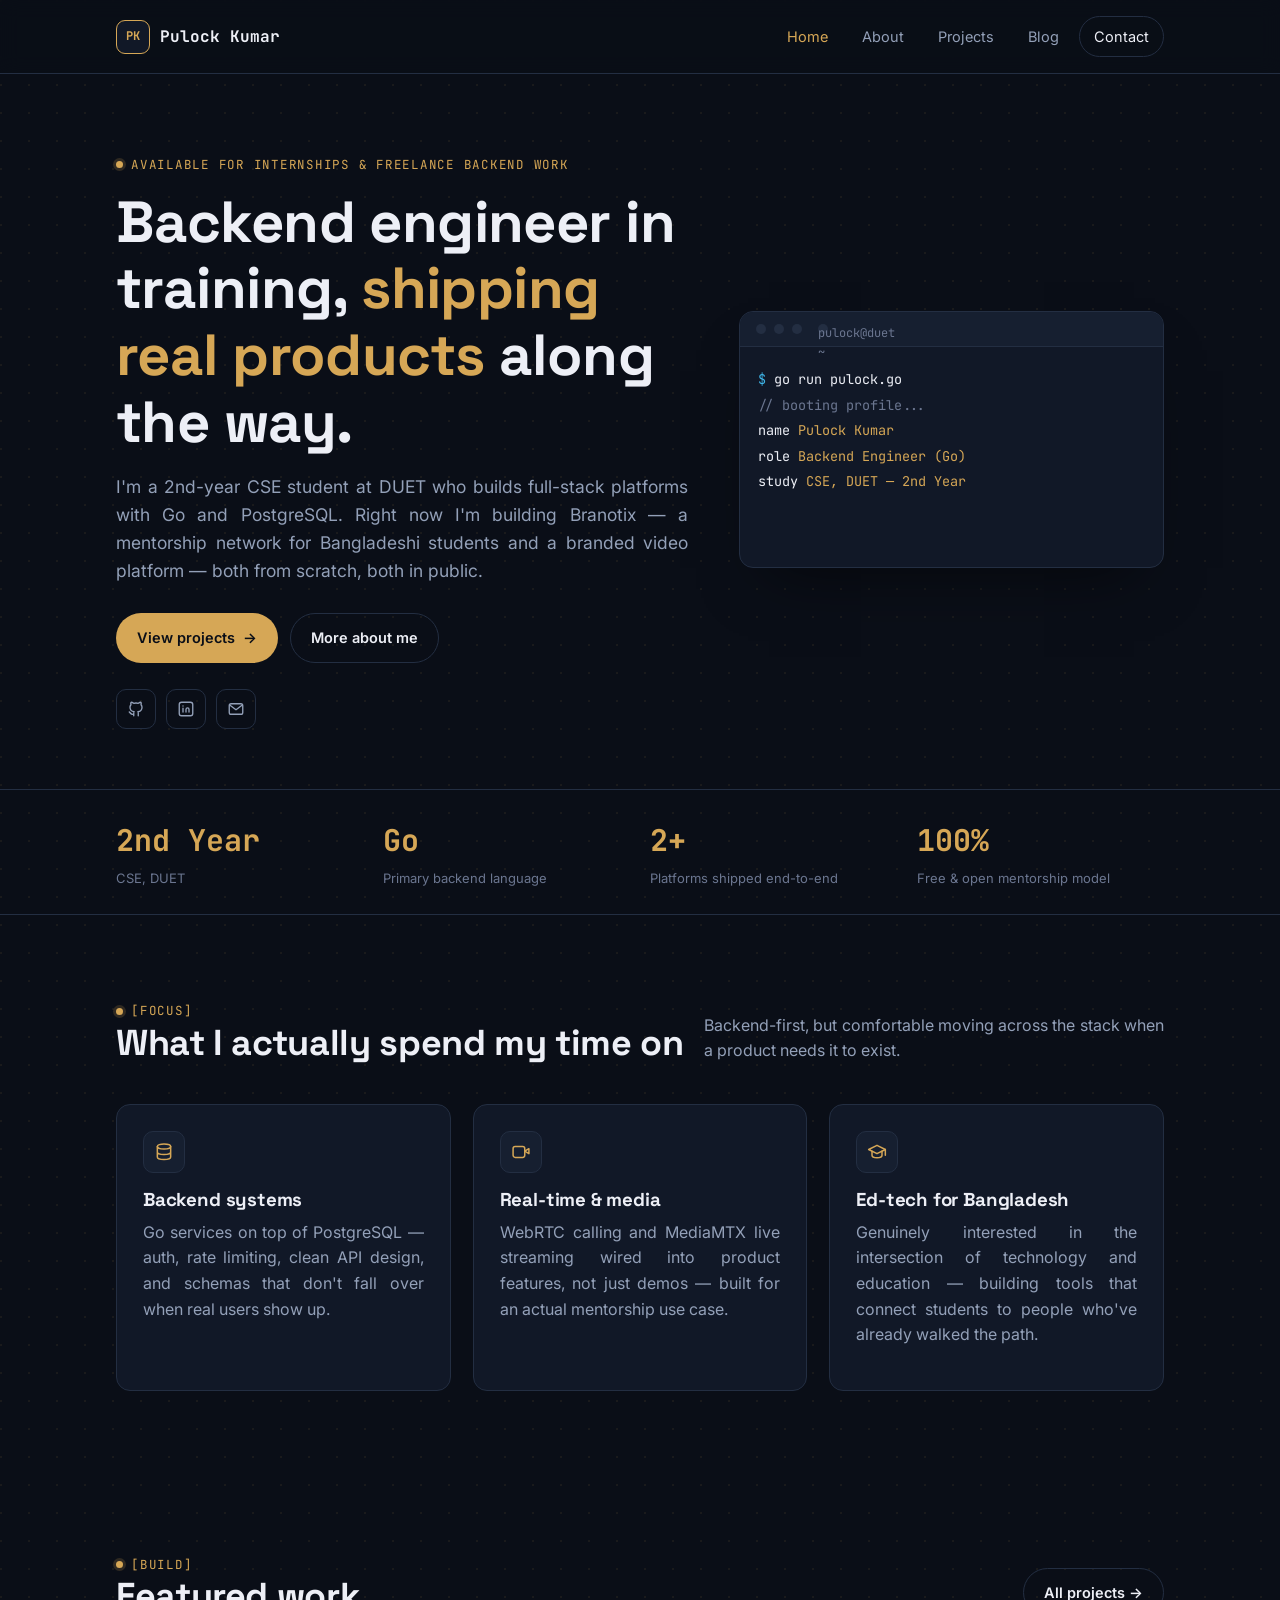
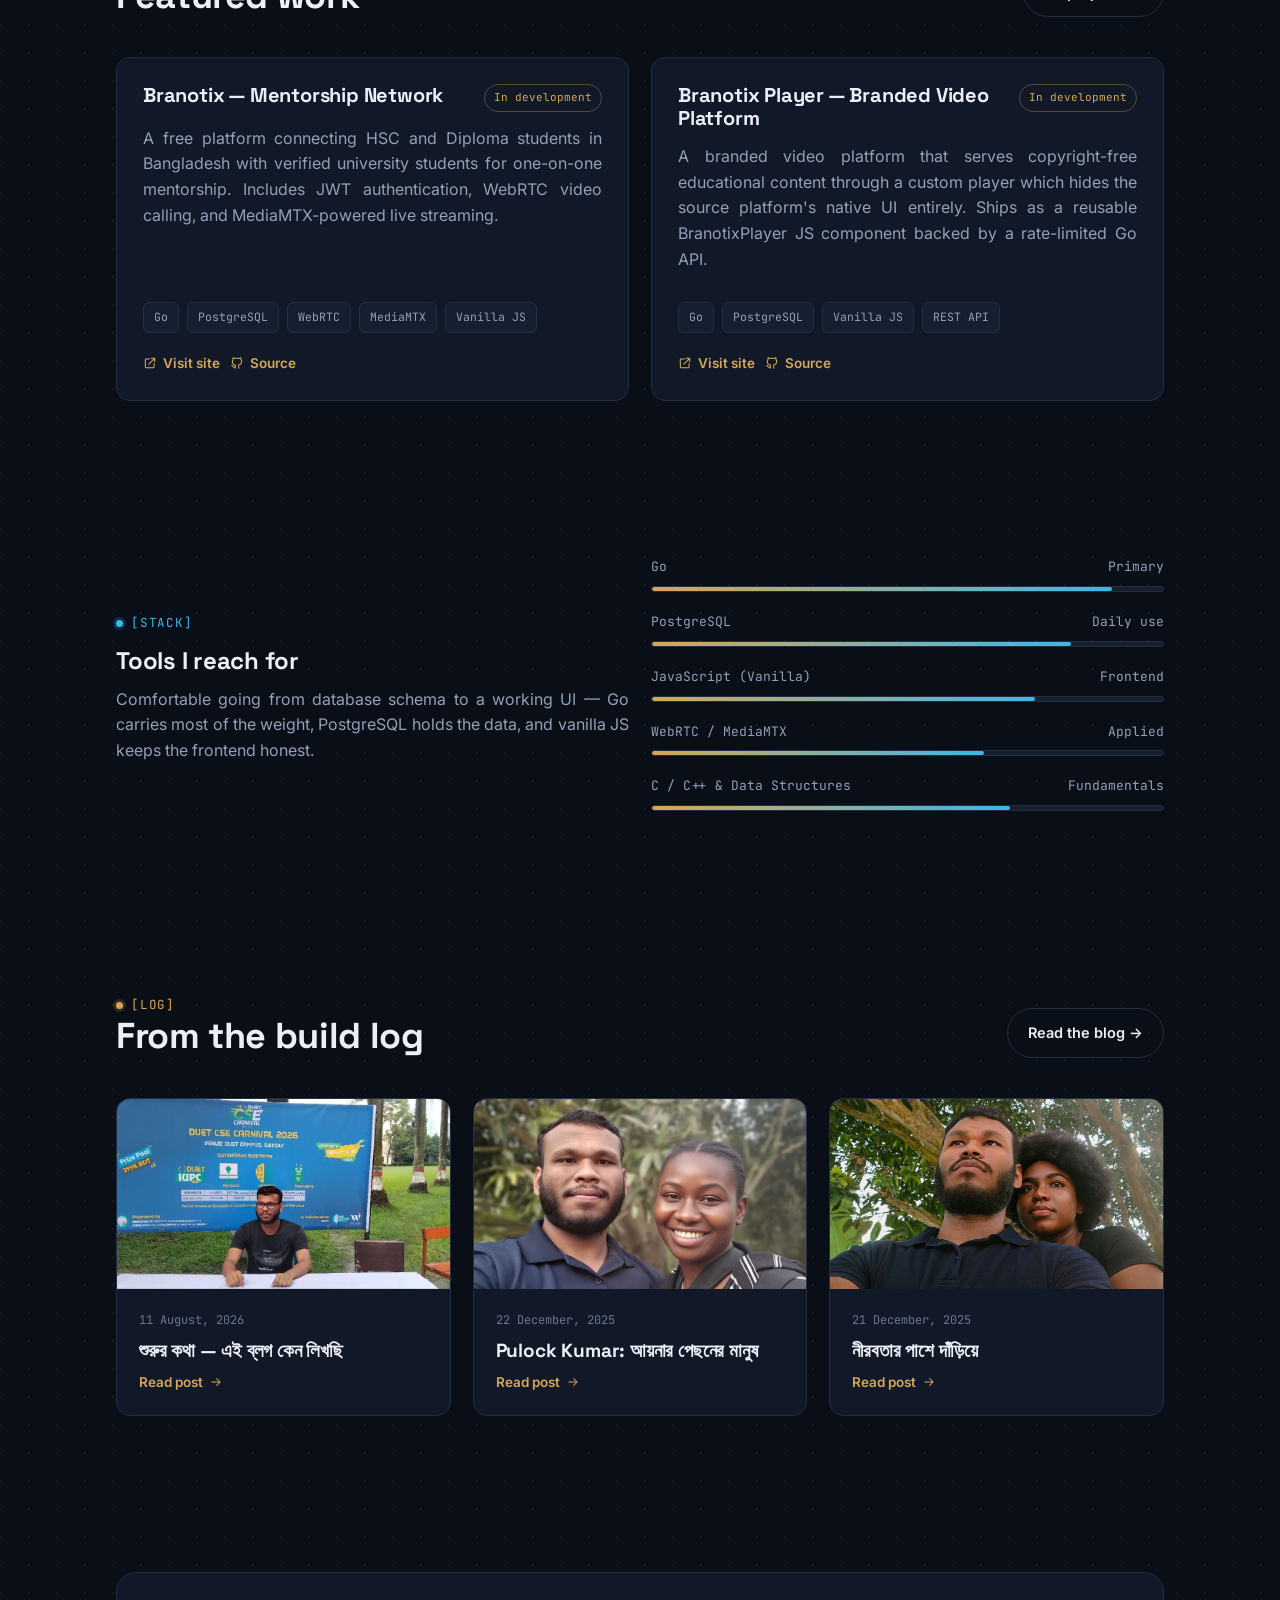
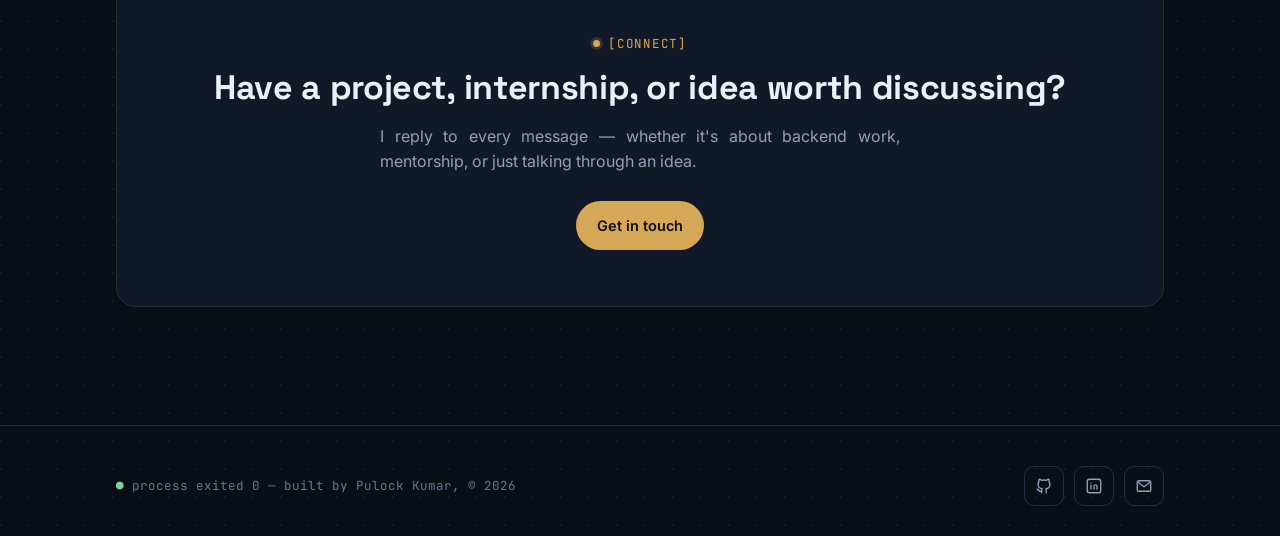
<file: index.html>
<!DOCTYPE html>
<html lang="en">

<head>
  <meta name="google-site-verification" content="b29YPFByDv9LKCezwtx5YiuIIcYZr57ph8_vV_qBQsc" />
  <meta name="msvalidate.01" content="84BF14C6414750352A418389BBCFF712" />
  <meta charset="UTF-8">
  <meta name="viewport" content="width=device-width, initial-scale=1.0">
  <title>Pulock Kumar — Backend Engineer (Go) &amp; CSE Student, DUET</title>
  <meta name="description"
    content="Pulock Kumar is a backend-leaning software engineer and CSE student at DUET, Bangladesh, building Branotix — a mentorship platform and video platform — with Go and PostgreSQL.">
  <meta name="keywords"
    content="Pulock Kumar, Branotix, Go developer Bangladesh, DUET CSE, backend engineer, PostgreSQL developer, duetian">
  <meta name="author" content="Pulock Kumar">
  <link rel="canonical" href="https://branotix.github.io/">

  <!-- Open Graph / SEO preview -->
  <meta property="og:type" content="website">
  <meta property="og:title" content="Pulock Kumar — Backend Engineer (Go) & CSE Student, DUET">
  <meta property="og:description"
    content="Building Branotix — a free mentorship platform and branded video platform — with Go, PostgreSQL and vanilla JS.">
  <meta property="og:image" content="https://branotix.github.io/images/og-cover.jpg">
  <meta property="og:url" content="https://branotix.github.io/">
  <meta property="og:site_name" content="Pulock Kumar">
  <meta name="twitter:card" content="summary_large_image">
  <meta name="twitter:title" content="Pulock Kumar — Backend Engineer (Go) & CSE Student, DUET">
  <meta name="twitter:description"
    content="Building Branotix — a free mentorship platform and branded video platform — with Go, PostgreSQL and vanilla JS.">
  <meta name="twitter:image" content="https://branotix.github.io/images/og-cover.jpg">

  <!-- Icons -->
  <link rel="icon" type="image/png" sizes="32x32" href="images/favicon-32.png">
  <link rel="icon" type="image/png" sizes="192x192" href="images/favicon-192.png">
  <link rel="apple-touch-icon" href="images/apple-touch-icon.png">
  <link rel="manifest" href="site.webmanifest">
  <meta name="theme-color" content="#0a0e17">

  <!-- Fonts -->
  <link rel="preconnect" href="https://fonts.googleapis.com">
  <link rel="preconnect" href="https://fonts.gstatic.com" crossorigin>
  <link
    href="https://fonts.googleapis.com/css2?family=Space+Grotesk:wght@500;600;700&family=Inter:wght@400;500;600;700&family=JetBrains+Mono:wght@400;500;700&display=swap"
    rel="stylesheet">

  <link rel="stylesheet" href="css/style.css">

  <script type="application/ld+json">
{
  "@context": "https://schema.org",
  "@type": "Person",
  "name": "Pulock Kumar",
  "url": "https://branotix.github.io/",
  "image": "https://branotix.github.io/images/pulock-profile.jpg",
  "jobTitle": "Backend Engineer (Go)",
  "alumniOf": {
    "@type": "CollegeOrUniversity",
    "name": "Dhaka University of Engineering & Technology (DUET)"
  },
  "knowsAbout": ["Go", "PostgreSQL", "Backend Development", "Distributed Systems", "Data Structures and Algorithms"],
  "sameAs": [
    "https://github.com/branotix",
    "https://www.linkedin.com/in/pulockkumar"
  ]
}
</script>
</head>

<body>

  <header class="site-header">
    <nav class="nav">
      <a href="index.html" class="brand">
        <span class="badge">PK</span>
        Pulock Kumar
      </a>
      <button class="nav-toggle" aria-expanded="false" aria-label="Toggle menu">
        Menu
      </button>
      <ul class="nav-links">
        <li><a href="index.html" aria-current="page">Home</a></li>
        <li><a href="about.html">About</a></li>
        <li><a href="projects.html">Projects</a></li>
        <li><a href="blog.html">Blog</a></li>
        <li><a href="contact.html" class="nav-cta">Contact</a></li>
      </ul>
    </nav>
  </header>

  <main>

    <!-- HERO -->
    <section class="hero">
      <div class="container hero-grid">
        <div data-reveal>
          <p class="eyebrow">Available for internships &amp; freelance backend work</p>
          <h1>Backend engineer in training, <span class="accent">shipping real products</span> along the way.</h1>
          <p class="hero-lede">
            I'm a 2nd-year CSE student at DUET who builds full-stack platforms with Go and PostgreSQL.
            Right now I'm building Branotix — a mentorship network for Bangladeshi students and a branded
            video platform — both from scratch, both in public.
          </p>
          <div class="hero-actions">
            <a class="btn btn-primary" href="projects.html">
              View projects
              <span aria-hidden="true">→</span>
            </a>
            <a class="btn btn-outline" href="about.html">More about me</a>
          </div>
          <div class="hero-socials">
            <a class="icon-link" href="https://github.com/branotix" target="_blank" rel="noopener"
              aria-label="GitHub"></a>
            <a class="icon-link" href="https://www.linkedin.com/in/pulockkumar" target="_blank" rel="noopener"
              aria-label="LinkedIn"></a>
            <a class="icon-link" href="contact.html" aria-label="Contact"></a>
          </div>
        </div>

        <div data-reveal>
          <div class="terminal">
            <div class="terminal-bar">
              <span></span><span></span><span></span>
              <span class="t-title">pulock@duet ~ </span>
            </div>
            <div class="terminal-body" data-terminal-body></div>
          </div>
        </div>
      </div>
    </section>

    <!-- STAT STRIP -->
    <div class="stat-strip">
      <div class="container">
        <div class="stat">
          <div class="num">2nd Year</div>
          <div class="label">CSE, DUET</div>
        </div>
        <div class="stat">
          <div class="num">Go</div>
          <div class="label">Primary backend language</div>
        </div>
        <div class="stat">
          <div class="num">2+</div>
          <div class="label">Platforms shipped end-to-end</div>
        </div>
        <div class="stat">
          <div class="num">100%</div>
          <div class="label">Free &amp; open mentorship model</div>
        </div>
      </div>
    </div>

    <!-- WHAT I DO -->
    <section>
      <div class="container">
        <div class="section-head" data-reveal>
          <div>
            <p class="eyebrow">[FOCUS]</p>
            <h2>What I actually spend my time on</h2>
          </div>
          <p>Backend-first, but comfortable moving across the stack when a product needs it to exist.</p>
        </div>
        <div class="grid-3">
          <div class="card" data-reveal>
            <div class="icon-tile" data-icon="database"></div>
            <h3>Backend systems</h3>
            <p>Go services on top of PostgreSQL — auth, rate limiting, clean API design, and schemas that don't fall
              over when real users show up.</p>
          </div>
          <div class="card" data-reveal>
            <div class="icon-tile" data-icon="video"></div>
            <h3>Real-time &amp; media</h3>
            <p>WebRTC calling and MediaMTX live streaming wired into product features, not just demos — built for an
              actual mentorship use case.</p>
          </div>
          <div class="card" data-reveal>
            <div class="icon-tile" data-icon="graduate"></div>
            <h3>Ed-tech for Bangladesh</h3>
            <p>Genuinely interested in the intersection of technology and education — building tools that connect
              students to people who've already walked the path.</p>
          </div>
        </div>
      </div>
    </section>

    <!-- FEATURED PROJECTS -->
    <section>
      <div class="container">
        <div class="section-head" data-reveal>
          <div>
            <p class="eyebrow">[BUILD]</p>
            <h2>Featured work</h2>
          </div>
          <a class="btn btn-outline" href="projects.html">All projects →</a>
        </div>
        <div class="grid-2" id="featured-projects"></div>
      </div>
    </section>

    <!-- SKILLS -->
    <section>
      <div class="container grid-2" style="align-items:center;">
        <div data-reveal>
          <p class="eyebrow signal">[STACK]</p>
          <h2>Tools I reach for</h2>
          <p>Comfortable going from database schema to a working UI — Go carries most of the weight, PostgreSQL holds
            the data, and vanilla JS keeps the frontend honest.</p>
        </div>
        <div data-reveal>
          <div class="skill-block">
            <div class="skill-row"><span>Go</span><span>Primary</span></div>
            <div class="skill-track">
              <div class="skill-fill" data-fill="90"></div>
            </div>
          </div>
          <div class="skill-block">
            <div class="skill-row"><span>PostgreSQL</span><span>Daily use</span></div>
            <div class="skill-track">
              <div class="skill-fill" data-fill="82"></div>
            </div>
          </div>
          <div class="skill-block">
            <div class="skill-row"><span>JavaScript (Vanilla)</span><span>Frontend</span></div>
            <div class="skill-track">
              <div class="skill-fill" data-fill="75"></div>
            </div>
          </div>
          <div class="skill-block">
            <div class="skill-row"><span>WebRTC / MediaMTX</span><span>Applied</span></div>
            <div class="skill-track">
              <div class="skill-fill" data-fill="65"></div>
            </div>
          </div>
          <div class="skill-block">
            <div class="skill-row"><span>C / C++ &amp; Data Structures</span><span>Fundamentals</span></div>
            <div class="skill-track">
              <div class="skill-fill" data-fill="70"></div>
            </div>
          </div>
        </div>
      </div>
    </section>

    <!-- BLOG TEASER -->
    <section>
      <div class="container">
        <div class="section-head" data-reveal>
          <div>
            <p class="eyebrow">[LOG]</p>
            <h2>From the build log</h2>
          </div>
          <a class="btn btn-outline" href="blog.html">Read the blog →</a>
        </div>
        <div class="grid-3" id="home-posts"></div>
      </div>
    </section>

    <!-- CTA -->
    <section>
      <div class="container">
        <div class="cta-band" data-reveal>
          <p class="eyebrow" style="justify-content:center;">[CONNECT]</p>
          <h2>Have a project, internship, or idea worth discussing?</h2>
          <p style="max-width:52ch;margin:12px auto 26px;">I reply to every message — whether it's about backend work,
            mentorship, or just talking through an idea.</p>
          <a class="btn btn-primary" href="contact.html">Get in touch</a>
        </div>
      </div>
    </section>

  </main>

  <footer>
    <div class="container">
      <div class="footer-grid">
        <div class="footer-log"><span class="ok">●</span> process exited 0 — built by Pulock Kumar, © <span
            data-year></span></div>
        <div class="footer-socials">
          <a class="icon-link" href="https://github.com/branotix" target="_blank" rel="noopener"
            aria-label="GitHub"></a>
          <a class="icon-link" href="https://www.linkedin.com/in/branotix" target="_blank" rel="noopener"
            aria-label="LinkedIn"></a>
          <a class="icon-link" href="contact.html" aria-label="Contact"></a>
        </div>
      </div>
    </div>
  </footer>

  <script src="js/icons.js"></script>
  <script src="js/projects-data.js"></script>
  <script src="js/posts-data.js"></script>
  <script src="js/main.js"></script>
  <script>
    // populate icon placeholders
    document.querySelectorAll(".icon-link[aria-label='GitHub']").forEach(e => e.innerHTML = ICONS.github);
    document.querySelectorAll(".icon-link[aria-label='LinkedIn']").forEach(e => e.innerHTML = ICONS.linkedin);
    document.querySelectorAll(".icon-link[aria-label='Contact']").forEach(e => e.innerHTML = ICONS.mail);
    document.querySelectorAll("[data-icon='database']").forEach(e => e.innerHTML = ICONS.database);
    document.querySelectorAll("[data-icon='video']").forEach(e => e.innerHTML = ICONS.video);
    document.querySelectorAll("[data-icon='graduate']").forEach(e => e.innerHTML = ICONS.graduate);

    // featured projects
    const featuredWrap = document.getElementById("featured-projects");
    const statusLabel = { live: "Live", dev: "In development", oss: "Open source" };
    PROJECTS.filter(p => p.featured).forEach(p => {
      const links = [];
      if (p.links.live) links.push(`<a href="${p.links.live}" target="_blank" rel="noopener">${ICONS.external} Visit site</a>`);
      if (p.links.github) links.push(`<a href="${p.links.github}" target="_blank" rel="noopener">${ICONS.github} Source</a>`);
      const el = document.createElement("div");
      el.className = "proj-card";
      el.setAttribute("data-reveal", "");
      el.innerHTML = `
      <div class="top-row">
        <h3>${p.title}</h3>
        <span class="proj-status ${p.status}">${statusLabel[p.status]}</span>
      </div>
      <p>${p.summary}</p>
      <div class="tag-row">${p.stack.map(s => `<span class="tag">${s}</span>`).join("")}</div>
      <div class="proj-links">${links.join("")}</div>
    `;
      featuredWrap.appendChild(el);
    });

    // latest 3 posts
    const homePosts = document.getElementById("home-posts");
    const sorted = [...POSTS].sort((a, b) => new Date(b.date) - new Date(a.date)).slice(0, 3);
    sorted.forEach(post => {
      const el = document.createElement("a");
      el.href = `post.html?slug=${post.slug}`;
      el.className = "post-card";
      el.setAttribute("data-reveal", "");
      el.innerHTML = `
      <img src="${post.cover}" alt="${post.title}" loading="lazy">
      <div class="post-body">
        <span class="post-date">${post.displayDate}</span>
        <h3>${post.title}</h3>
        <span class="post-read">Read post ${ICONS.arrowRight}</span>
      </div>
    `;
      homePosts.appendChild(el);
    });
  </script>
</body>

</html>
</file>
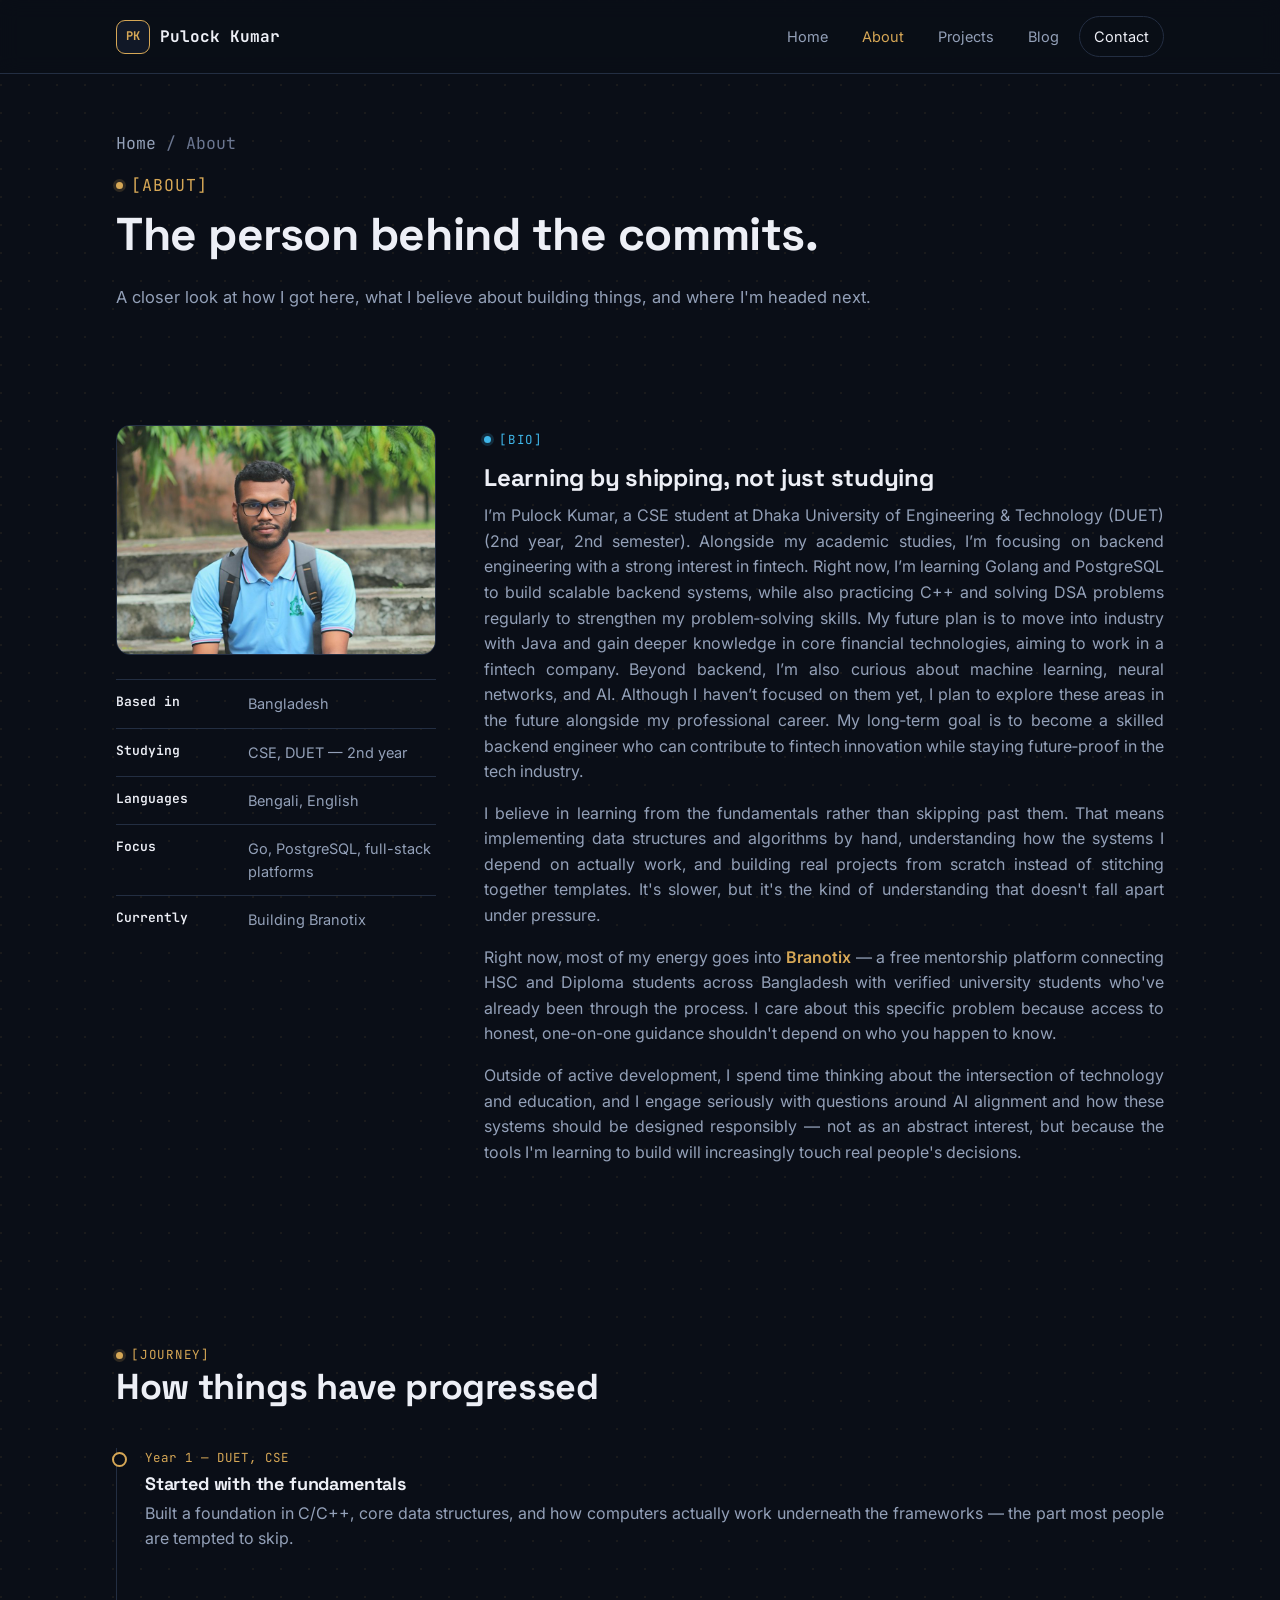
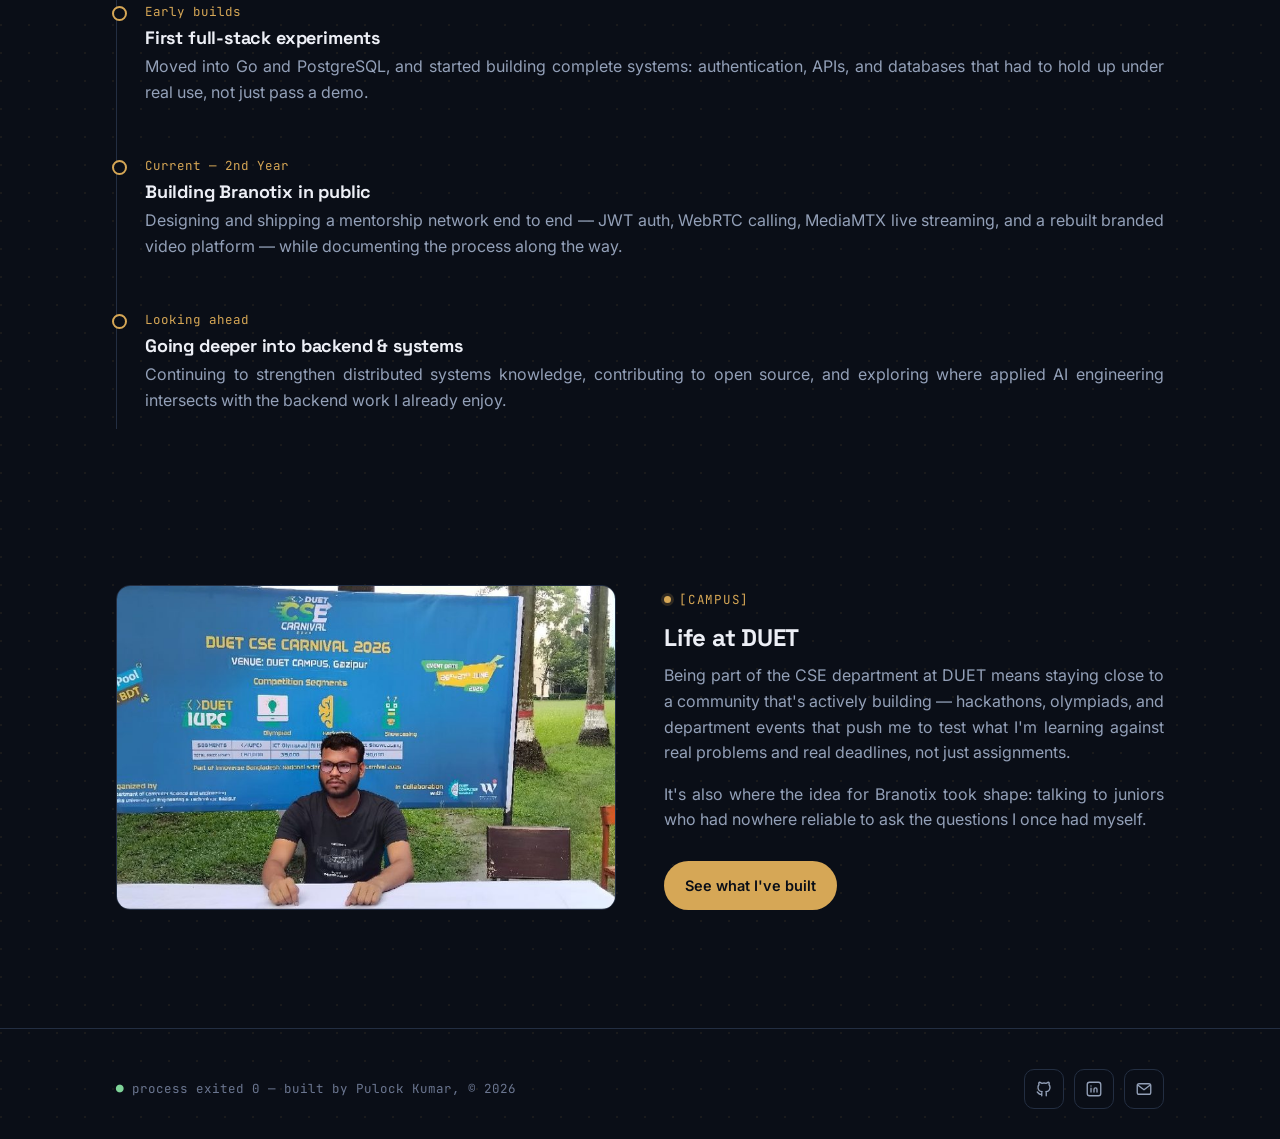
<file: about.html>
<!DOCTYPE html>
<html lang="en">

<head>
  <meta charset="UTF-8">
  <meta name="viewport" content="width=device-width, initial-scale=1.0">
  <title>About — Pulock Kumar</title>
  <meta name="description"
    content="CSE student at DUET, Bangladesh, building full-stack platforms with Go and PostgreSQL. Learn about Pulock Kumar's background, philosophy, and journey.">
  <link rel="canonical" href="https://branotix.github.io/about.html">

  <meta property="og:type" content="profile">
  <meta property="og:title" content="About — Pulock Kumar">
  <meta property="og:description"
    content="CSE student at DUET, Bangladesh, building full-stack platforms with Go and PostgreSQL.">
  <meta property="og:image" content="https://branotix.github.io/images/og-cover.jpg">
  <meta property="og:url" content="https://branotix.github.io/about.html">

  <link rel="icon" type="image/png" sizes="32x32" href="images/favicon-32.png">
  <link rel="icon" type="image/png" sizes="192x192" href="images/favicon-192.png">
  <link rel="apple-touch-icon" href="images/apple-touch-icon.png">
  <link rel="manifest" href="site.webmanifest">
  <meta name="theme-color" content="#0a0e17">

  <link rel="preconnect" href="https://fonts.googleapis.com">
  <link rel="preconnect" href="https://fonts.gstatic.com" crossorigin>
  <link
    href="https://fonts.googleapis.com/css2?family=Space+Grotesk:wght@500;600;700&family=Inter:wght@400;500;600;700&family=JetBrains+Mono:wght@400;500;700&display=swap"
    rel="stylesheet">
  <link rel="stylesheet" href="css/style.css">
</head>

<body>

  <header class="site-header">
    <nav class="nav">
      <a href="index.html" class="brand"><span class="badge">PK</span>Pulock Kumar</a>
      <button class="nav-toggle" aria-expanded="false" aria-label="Toggle menu">Menu</button>
      <ul class="nav-links">
        <li><a href="index.html">Home</a></li>
        <li><a href="about.html" aria-current="page">About</a></li>
        <li><a href="projects.html">Projects</a></li>
        <li><a href="blog.html">Blog</a></li>
        <li><a href="contact.html" class="nav-cta">Contact</a></li>
      </ul>
    </nav>
  </header>

  <main>
    <section class="page-hero">
      <div class="container">
        <p class="breadcrumb"><a href="index.html">Home</a> / About</p>
        <p class="eyebrow">[ABOUT]</p>
        <h1>The person behind the commits.</h1>
        <p>A closer look at how I got here, what I believe about building things, and where I'm headed next.</p>
      </div>
    </section>

    <section>
      <div class="container about-hero">
        <div data-reveal>
          <div class="about-photo">
            <img src="images/pulock-profile.jpg" alt="Portrait of Pulock Kumar">
          </div>
          <ul class="fact-list">
            <li><b>Based in</b> Bangladesh</li>
            <li><b>Studying</b> CSE, DUET — 2nd year</li>
            <li><b>Languages</b> Bengali, English</li>
            <li><b>Focus</b> Go, PostgreSQL, full-stack platforms</li>
            <li><b>Currently</b> Building Branotix</li>
          </ul>
        </div>
        <div data-reveal>
          <p class="eyebrow signal">[BIO]</p>
          <h2>Learning by shipping, not just studying</h2>
          <p>I’m Pulock Kumar, a CSE student at Dhaka University of Engineering &amp; Technology (DUET) (2nd year, 2nd
            semester). Alongside my academic studies, I’m focusing on backend engineering with a strong interest in
            fintech. Right now, I’m learning Golang and PostgreSQL to build scalable backend systems, while also
            practicing C++ and solving DSA problems regularly to strengthen my problem‑solving skills. My future plan is
            to move into industry with Java and gain deeper knowledge in core financial technologies, aiming to work in
            a fintech company.

            Beyond backend, I’m also curious about machine learning, neural networks, and AI. Although I haven’t focused
            on them yet, I plan to explore these areas in the future alongside my professional career. My long‑term goal
            is to become a skilled backend engineer who can contribute to fintech innovation while staying future‑proof
            in the tech industry.
          </p>
          <p>I believe in learning from the fundamentals rather than skipping past them. That means implementing data
            structures and algorithms by hand, understanding how the systems I depend on actually work, and building
            real projects from scratch instead of stitching together templates. It's slower, but it's the kind of
            understanding that doesn't fall apart under pressure.</p>
          <p>Right now, most of my energy goes into <a href="projects.html"
              style="color:var(--gold); font-weight:600;">Branotix</a> — a free mentorship platform connecting HSC and
            Diploma students across Bangladesh with verified university students who've already been through the
            process. I care about this specific problem because access to honest, one-on-one guidance shouldn't depend
            on who you happen to know.</p>
          <p>Outside of active development, I spend time thinking about the intersection of technology and education,
            and I engage seriously with questions around AI alignment and how these systems should be designed
            responsibly — not as an abstract interest, but because the tools I'm learning to build will increasingly
            touch real people's decisions.</p>
        </div>
      </div>
    </section>

    <section>
      <div class="container">
        <div class="section-head" data-reveal>
          <div>
            <p class="eyebrow">[JOURNEY]</p>
            <h2>How things have progressed</h2>
          </div>
        </div>
        <div class="timeline">
          <div class="tl-item" data-reveal>
            <span class="tl-date">Year 1 — DUET, CSE</span>
            <h3>Started with the fundamentals</h3>
            <p>Built a foundation in C/C++, core data structures, and how computers actually work underneath the
              frameworks — the part most people are tempted to skip.</p>
          </div>
          <div class="tl-item" data-reveal>
            <span class="tl-date">Early builds</span>
            <h3>First full-stack experiments</h3>
            <p>Moved into Go and PostgreSQL, and started building complete systems: authentication, APIs, and databases
              that had to hold up under real use, not just pass a demo.</p>
          </div>
          <div class="tl-item" data-reveal>
            <span class="tl-date">Current — 2nd Year</span>
            <h3>Building Branotix in public</h3>
            <p>Designing and shipping a mentorship network end to end — JWT auth, WebRTC calling, MediaMTX live
              streaming, and a rebuilt branded video platform — while documenting the process along the way.</p>
          </div>
          <div class="tl-item" data-reveal>
            <span class="tl-date">Looking ahead</span>
            <h3>Going deeper into backend &amp; systems</h3>
            <p>Continuing to strengthen distributed systems knowledge, contributing to open source, and exploring where
              applied AI engineering intersects with the backend work I already enjoy.</p>
          </div>
        </div>
      </div>
    </section>

    <section>
      <div class="container">
        <div class="about-hero" style="grid-template-columns: 1fr 1fr; align-items: stretch;">
          <div class="about-photo" data-reveal>
            <img src="images/pulock-campus.jpg" alt="Pulock Kumar at a DUET CSE department event">
          </div>
          <div data-reveal>
            <p class="eyebrow">[CAMPUS]</p>
            <h2>Life at DUET</h2>
            <p>Being part of the CSE department at DUET means staying close to a community that's actively building —
              hackathons, olympiads, and department events that push me to test what I'm learning against real problems
              and real deadlines, not just assignments.</p>
            <p>It's also where the idea for Branotix took shape: talking to juniors who had nowhere reliable to ask the
              questions I once had myself.</p>
            <div class="hero-actions">
              <a class="btn btn-primary" href="projects.html">See what I've built</a>
            </div>
          </div>
        </div>
      </div>
    </section>

  </main>

  <footer>
    <div class="container">
      <div class="footer-grid">
        <div class="footer-log"><span class="ok">●</span> process exited 0 — built by Pulock Kumar, © <span
            data-year></span></div>
        <div class="footer-socials">
          <a class="icon-link" href="https://github.com/branotix" target="_blank" rel="noopener"
            aria-label="GitHub"></a>
          <a class="icon-link" href="https://www.linkedin.com/in/branotix" target="_blank" rel="noopener"
            aria-label="LinkedIn"></a>
          <a class="icon-link" href="contact.html" aria-label="Contact"></a>
        </div>
      </div>
    </div>
  </footer>

  <script src="js/icons.js"></script>
  <script src="js/main.js"></script>
  <script>
    document.querySelectorAll(".icon-link[aria-label='GitHub']").forEach(e => e.innerHTML = ICONS.github);
    document.querySelectorAll(".icon-link[aria-label='LinkedIn']").forEach(e => e.innerHTML = ICONS.linkedin);
    document.querySelectorAll(".icon-link[aria-label='Contact']").forEach(e => e.innerHTML = ICONS.mail);
  </script>
</body>

</html>
</file>
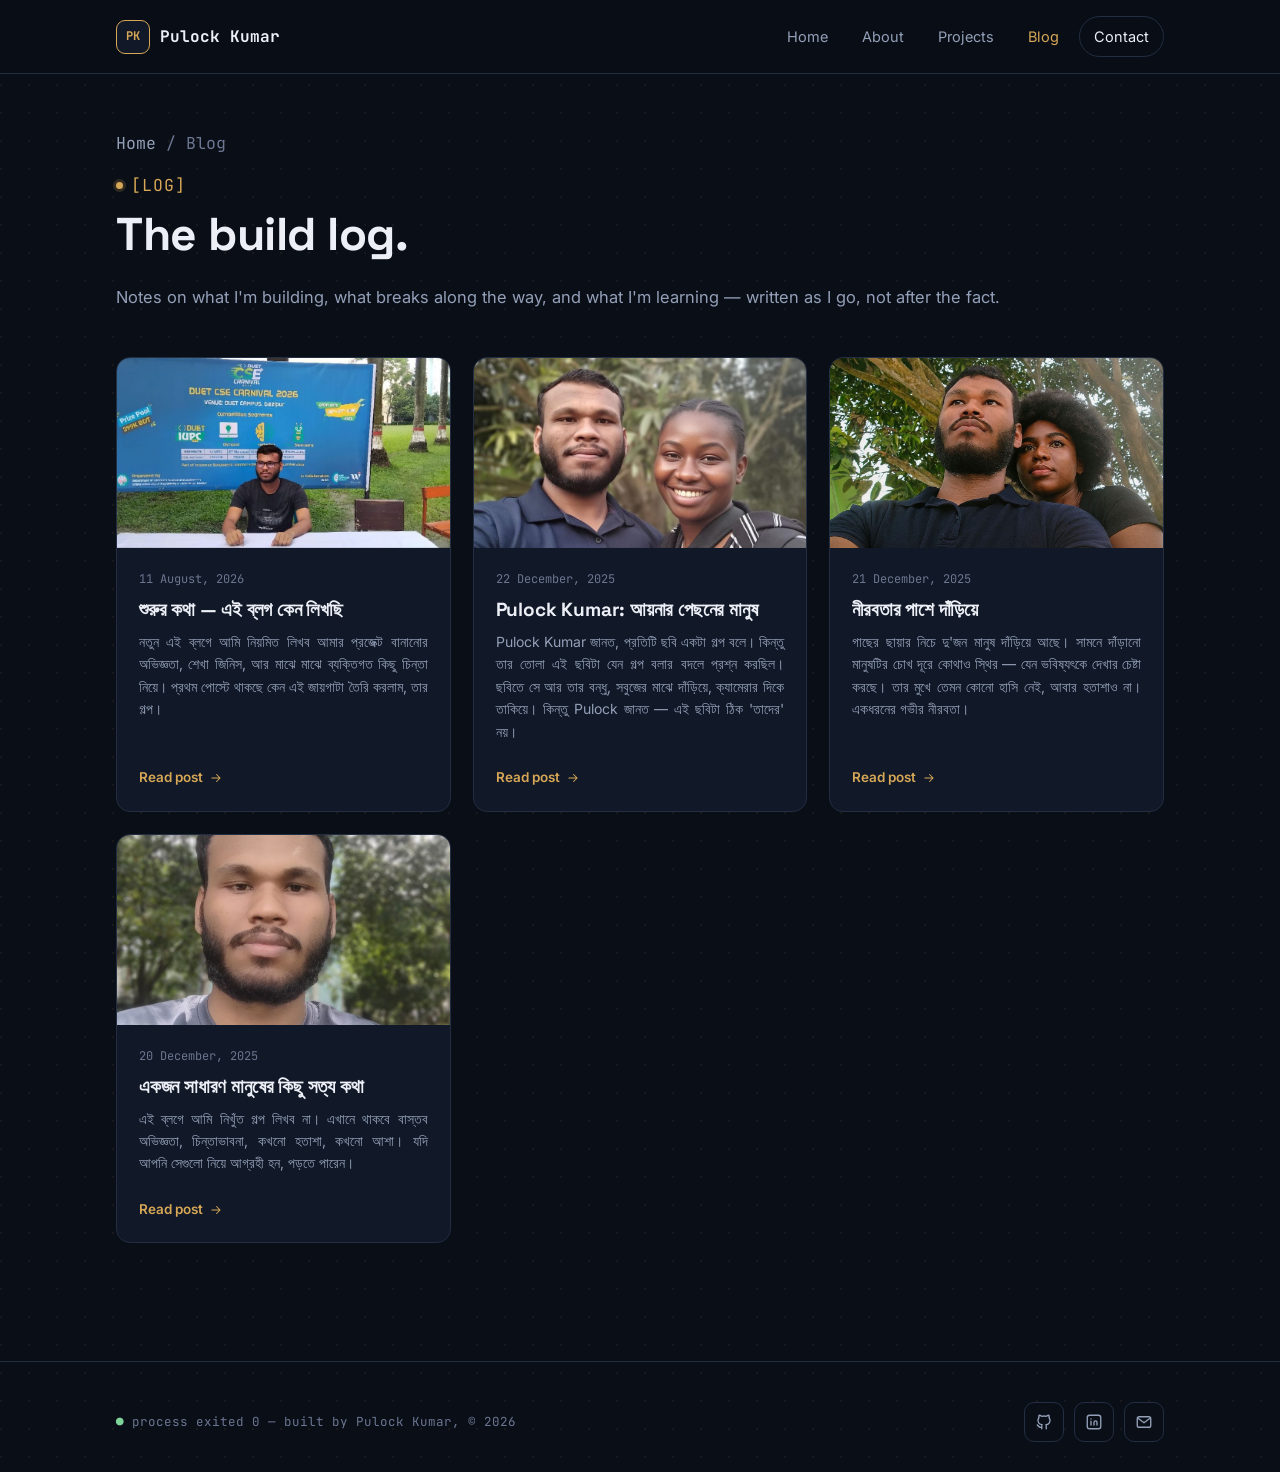
<file: blog.html>
<!DOCTYPE html>
<html lang="en">
<head>
<meta charset="UTF-8">
<meta name="viewport" content="width=device-width, initial-scale=1.0">
<title>Blog — Pulock Kumar</title>
<meta name="description" content="Notes from Pulock Kumar's build log — Go backend projects, lessons learned building Branotix, and occasional personal reflections.">
<link rel="canonical" href="https://branotix.github.io/blog.html">

<meta property="og:type" content="website">
<meta property="og:title" content="Blog — Pulock Kumar">
<meta property="og:description" content="Notes from the build log — Go, backend projects, and lessons from building Branotix.">
<meta property="og:image" content="https://branotix.github.io/images/og-cover.jpg">
<meta property="og:url" content="https://branotix.github.io/blog.html">

<link rel="icon" type="image/png" sizes="32x32" href="images/favicon-32.png">
<link rel="icon" type="image/png" sizes="192x192" href="images/favicon-192.png">
<link rel="apple-touch-icon" href="images/apple-touch-icon.png">
<link rel="manifest" href="site.webmanifest">
<meta name="theme-color" content="#0a0e17">

<link rel="preconnect" href="https://fonts.googleapis.com">
<link rel="preconnect" href="https://fonts.gstatic.com" crossorigin>
<link href="https://fonts.googleapis.com/css2?family=Space+Grotesk:wght@500;600;700&family=Inter:wght@400;500;600;700&family=JetBrains+Mono:wght@400;500;700&display=swap" rel="stylesheet">
<link rel="stylesheet" href="css/style.css">
</head>
<body>

<header class="site-header">
  <nav class="nav">
    <a href="index.html" class="brand"><span class="badge">PK</span>Pulock Kumar</a>
    <button class="nav-toggle" aria-expanded="false" aria-label="Toggle menu">Menu</button>
    <ul class="nav-links">
      <li><a href="index.html">Home</a></li>
      <li><a href="about.html">About</a></li>
      <li><a href="projects.html">Projects</a></li>
      <li><a href="blog.html" aria-current="page">Blog</a></li>
      <li><a href="contact.html" class="nav-cta">Contact</a></li>
    </ul>
  </nav>
</header>

<main>
  <section class="page-hero">
    <div class="container">
      <p class="breadcrumb"><a href="index.html">Home</a> / Blog</p>
      <p class="eyebrow">[LOG]</p>
      <h1>The build log.</h1>
      <p>Notes on what I'm building, what breaks along the way, and what I'm learning — written as I go, not after the fact.</p>
    </div>
  </section>

  <section style="padding-top: 10px;">
    <div class="container">
      <div class="grid-3" id="blog-grid"></div>
    </div>
  </section>
</main>

<footer>
  <div class="container">
    <div class="footer-grid">
      <div class="footer-log"><span class="ok">●</span> process exited 0 — built by Pulock Kumar, © <span data-year></span></div>
      <div class="footer-socials">
        <a class="icon-link" href="https://github.com/branotix" target="_blank" rel="noopener" aria-label="GitHub"></a>
        <a class="icon-link" href="https://www.linkedin.com/in/branotix" target="_blank" rel="noopener" aria-label="LinkedIn"></a>
        <a class="icon-link" href="contact.html" aria-label="Contact"></a>
      </div>
    </div>
  </div>
</footer>

<script src="js/icons.js"></script>
<script src="js/posts-data.js"></script>
<script src="js/main.js"></script>
<script>
  document.querySelectorAll(".icon-link[aria-label='GitHub']").forEach(e => e.innerHTML = ICONS.github);
  document.querySelectorAll(".icon-link[aria-label='LinkedIn']").forEach(e => e.innerHTML = ICONS.linkedin);
  document.querySelectorAll(".icon-link[aria-label='Contact']").forEach(e => e.innerHTML = ICONS.mail);

  const grid = document.getElementById("blog-grid");

  if (!POSTS || !POSTS.length) {
    grid.innerHTML = `<div class="empty-state" style="grid-column:1/-1;">// no posts published yet — check back soon</div>`;
  } else {
    const sorted = [...POSTS].sort((a, b) => new Date(b.date) - new Date(a.date));
    sorted.forEach(post => {
      const el = document.createElement("a");
      el.href = `post.html?slug=${post.slug}`;
      el.className = "post-card";
      el.innerHTML = `
        <img src="${post.cover}" alt="${post.title}" loading="lazy">
        <div class="post-body">
          <span class="post-date">${post.displayDate}</span>
          <h3>${post.title}</h3>
          <p style="font-size:14px;">${post.summary}</p>
          <span class="post-read">Read post ${ICONS.arrowRight}</span>
        </div>
      `;
      grid.appendChild(el);
    });
  }
</script>
</body>
</html>
</file>
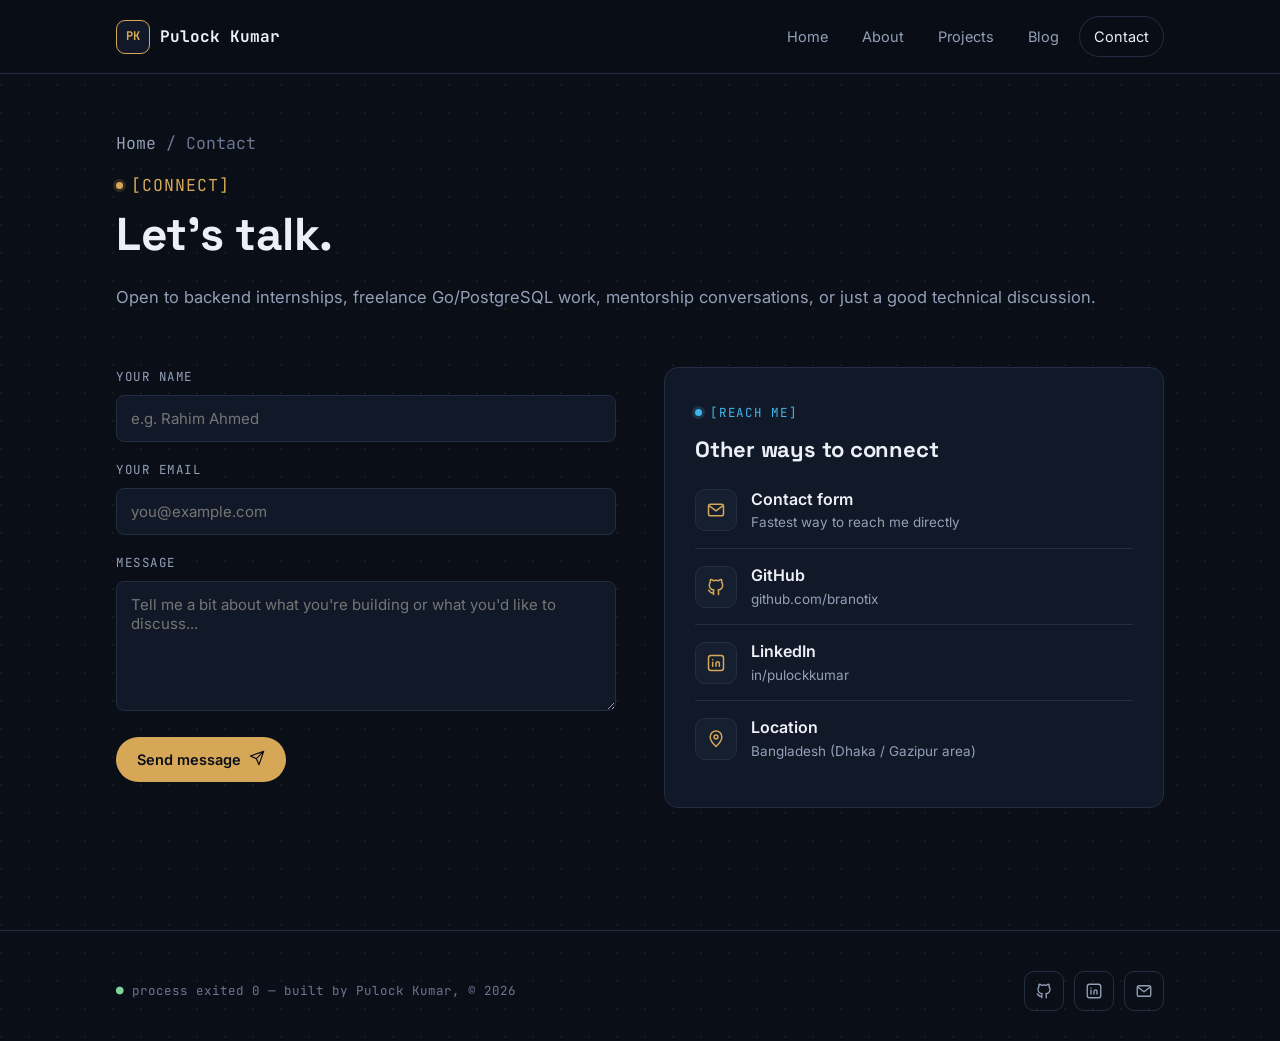
<file: contact.html>
<!DOCTYPE html>
<html lang="en">
<head>
<meta charset="UTF-8">
<meta name="viewport" content="width=device-width, initial-scale=1.0">
<title>Contact — Pulock Kumar</title>
<meta name="description" content="Get in touch with Pulock Kumar for backend development work, internships, mentorship, or collaboration on Go and PostgreSQL projects.">
<link rel="canonical" href="https://branotix.github.io/contact.html">

<meta property="og:type" content="website">
<meta property="og:title" content="Contact — Pulock Kumar">
<meta property="og:description" content="Get in touch for backend work, internships, mentorship, or collaboration.">
<meta property="og:image" content="https://branotix.github.io/images/og-cover.jpg">
<meta property="og:url" content="https://branotix.github.io/contact.html">

<link rel="icon" type="image/png" sizes="32x32" href="images/favicon-32.png">
<link rel="icon" type="image/png" sizes="192x192" href="images/favicon-192.png">
<link rel="apple-touch-icon" href="images/apple-touch-icon.png">
<link rel="manifest" href="site.webmanifest">
<meta name="theme-color" content="#0a0e17">

<link rel="preconnect" href="https://fonts.googleapis.com">
<link rel="preconnect" href="https://fonts.gstatic.com" crossorigin>
<link href="https://fonts.googleapis.com/css2?family=Space+Grotesk:wght@500;600;700&family=Inter:wght@400;500;600;700&family=JetBrains+Mono:wght@400;500;700&display=swap" rel="stylesheet">
<link rel="stylesheet" href="css/style.css">
</head>
<body>

<header class="site-header">
  <nav class="nav">
    <a href="index.html" class="brand"><span class="badge">PK</span>Pulock Kumar</a>
    <button class="nav-toggle" aria-expanded="false" aria-label="Toggle menu">Menu</button>
    <ul class="nav-links">
      <li><a href="index.html">Home</a></li>
      <li><a href="about.html">About</a></li>
      <li><a href="projects.html">Projects</a></li>
      <li><a href="blog.html">Blog</a></li>
      <li><a href="contact.html" class="nav-cta" aria-current="page">Contact</a></li>
    </ul>
  </nav>
</header>

<main>
  <section class="page-hero">
    <div class="container">
      <p class="breadcrumb"><a href="index.html">Home</a> / Contact</p>
      <p class="eyebrow">[CONNECT]</p>
      <h1>Let's talk.</h1>
      <p>Open to backend internships, freelance Go/PostgreSQL work, mentorship conversations, or just a good technical discussion.</p>
    </div>
  </section>

  <section style="padding-top:20px;">
    <div class="container contact-grid">
      <div data-reveal>
        <form id="contact-form">
          <input type="hidden" name="access_key" value="adb30a1f-f35d-466e-8eeb-c34ce257cc72">
          <input type="checkbox" name="botcheck" class="hidden" style="display:none;">

          <div class="field">
            <label for="name">Your name</label>
            <input type="text" id="name" name="name" required placeholder="e.g. Rahim Ahmed">
          </div>
          <div class="field">
            <label for="email">Your email</label>
            <input type="email" id="email" name="email" required placeholder="you@example.com">
          </div>
          <div class="field">
            <label for="message">Message</label>
            <textarea id="message" name="message" required placeholder="Tell me a bit about what you're building or what you'd like to discuss..."></textarea>
          </div>
          <button type="submit" class="btn btn-primary">Send message <span id="send-icon"></span></button>
          <div id="form-result" role="status"></div>
        </form>
      </div>

      <div data-reveal>
        <div class="contact-info-card">
          <p class="eyebrow signal">[REACH ME]</p>
          <h2 style="font-size:22px;">Other ways to connect</h2>

          <div class="contact-info-row">
            <div class="icon-tile" data-icon="mail"></div>
            <div>
              <div style="font-weight:600;">Contact form</div>
              <div style="font-size:13.5px; color:var(--muted);">Fastest way to reach me directly</div>
            </div>
          </div>
          <div class="contact-info-row">
            <a href="https://github.com/branotix" target="_blank" rel="noopener" style="display:flex; align-items:center; gap:14px; width:100%;">
              <div class="icon-tile" data-icon="github"></div>
              <div>
                <div style="font-weight:600;">GitHub</div>
                <div style="font-size:13.5px; color:var(--muted);">github.com/branotix</div>
              </div>
            </a>
          </div>
          <div class="contact-info-row">
            <a href="https://www.linkedin.com/in/pulockkumar" target="_blank" rel="noopener" style="display:flex; align-items:center; gap:14px; width:100%;">
              <div class="icon-tile" data-icon="linkedin"></div>
              <div>
                <div style="font-weight:600;">LinkedIn</div>
                <div style="font-size:13.5px; color:var(--muted);">in/pulockkumar</div>
              </div>
            </a>
          </div>
          <div class="contact-info-row">
            <div class="icon-tile" data-icon="pin"></div>
            <div>
              <div style="font-weight:600;">Location</div>
              <div style="font-size:13.5px; color:var(--muted);">Bangladesh (Dhaka / Gazipur area)</div>
            </div>
          </div>
        </div>
      </div>
    </div>
  </section>
</main>

<footer>
  <div class="container">
    <div class="footer-grid">
      <div class="footer-log"><span class="ok">●</span> process exited 0 — built by Pulock Kumar, © <span data-year></span></div>
      <div class="footer-socials">
        <a class="icon-link" href="https://github.com/branotix" target="_blank" rel="noopener" aria-label="GitHub"></a>
        <a class="icon-link" href="https://www.linkedin.com/in/branotix" target="_blank" rel="noopener" aria-label="LinkedIn"></a>
        <a class="icon-link" href="contact.html" aria-label="Contact"></a>
      </div>
    </div>
  </div>
</footer>

<script src="js/icons.js"></script>
<script src="js/main.js"></script>
<script>
  document.querySelectorAll(".icon-link[aria-label='GitHub']").forEach(e => e.innerHTML = ICONS.github);
  document.querySelectorAll(".icon-link[aria-label='LinkedIn']").forEach(e => e.innerHTML = ICONS.linkedin);
  document.querySelectorAll(".icon-link[aria-label='Contact']").forEach(e => e.innerHTML = ICONS.mail);
  document.querySelectorAll("[data-icon='mail']").forEach(e => e.innerHTML = ICONS.mail);
  document.querySelectorAll("[data-icon='github']").forEach(e => e.innerHTML = ICONS.github);
  document.querySelectorAll("[data-icon='linkedin']").forEach(e => e.innerHTML = ICONS.linkedin);
  document.querySelectorAll("[data-icon='pin']").forEach(e => e.innerHTML = ICONS.pin);
  document.getElementById("send-icon").innerHTML = ICONS.send;

  const form = document.getElementById("contact-form");
  const result = document.getElementById("form-result");

  form.addEventListener("submit", function (e) {
    e.preventDefault();
    const formData = new FormData(form);
    const object = Object.fromEntries(formData);
    const json = JSON.stringify(object);

    result.className = "";
    result.textContent = "Sending...";

    fetch("https://api.web3forms.com/submit", {
      method: "POST",
      headers: { "Content-Type": "application/json", Accept: "application/json" },
      body: json
    })
      .then(async (response) => {
        const data = await response.json();
        if (response.status === 200) {
          result.className = "ok";
          result.textContent = "Message sent — I'll get back to you soon.";
          form.reset();
        } else {
          result.className = "err";
          result.textContent = data.message || "Something went wrong. Please try again.";
        }
      })
      .catch(() => {
        result.className = "err";
        result.textContent = "Network error — please try again in a moment.";
      });
  });
</script>
</body>
</html>
</file>
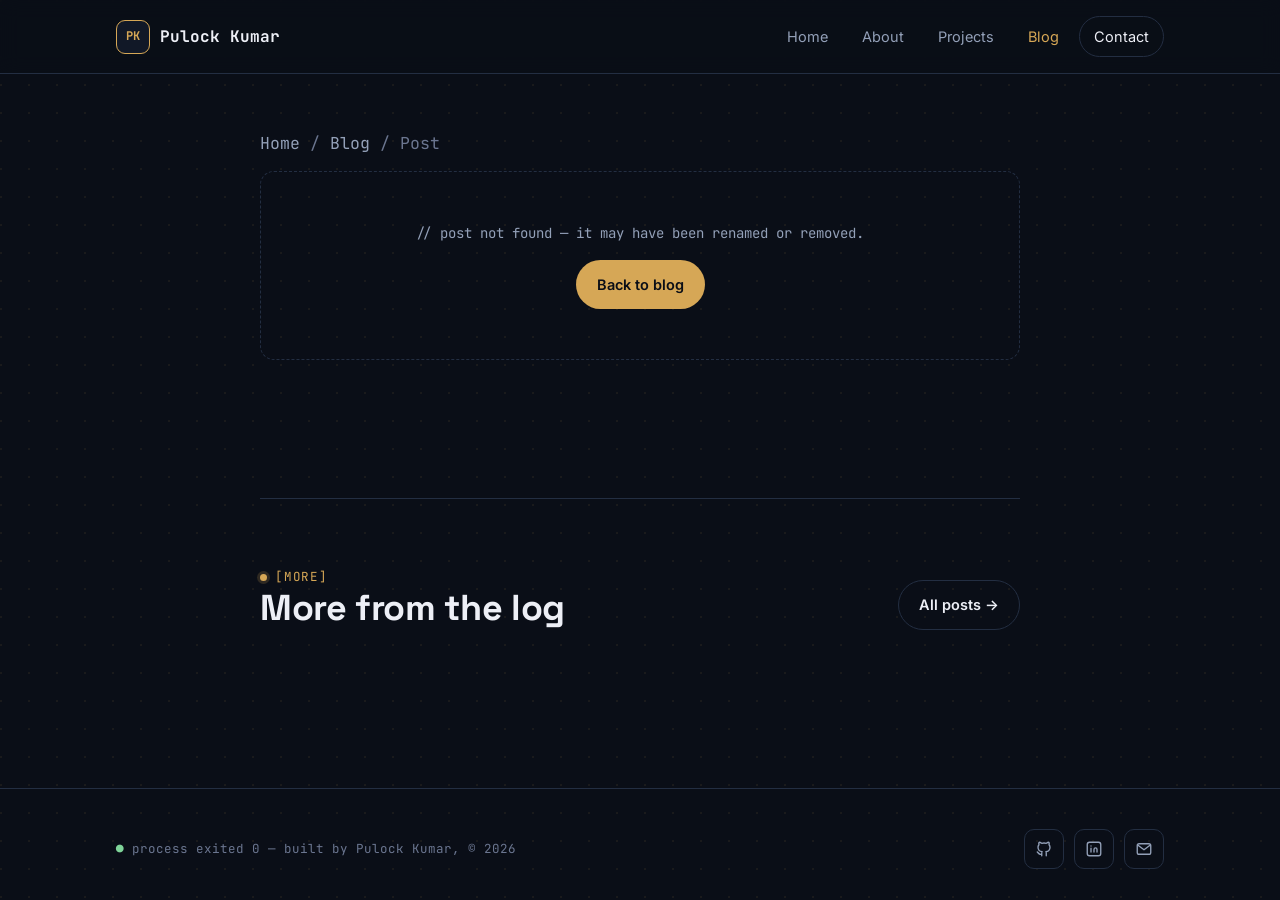
<file: post.html>
<!DOCTYPE html>
<html lang="en">
<head>
<meta charset="UTF-8">
<meta name="viewport" content="width=device-width, initial-scale=1.0">
<title id="page-title">Post — Pulock Kumar</title>
<meta name="description" id="page-desc" content="A post from Pulock Kumar's build log.">
<link rel="canonical" id="page-canonical" href="https://branotix.github.io/post.html">

<meta property="og:type" content="article">
<meta property="og:title" id="og-title" content="Post — Pulock Kumar">
<meta property="og:description" id="og-desc" content="A post from Pulock Kumar's build log.">
<meta property="og:image" id="og-image" content="https://branotix.github.io/images/og-cover.jpg">

<link rel="icon" type="image/png" sizes="32x32" href="images/favicon-32.png">
<link rel="icon" type="image/png" sizes="192x192" href="images/favicon-192.png">
<link rel="apple-touch-icon" href="images/apple-touch-icon.png">
<link rel="manifest" href="site.webmanifest">
<meta name="theme-color" content="#0a0e17">

<link rel="preconnect" href="https://fonts.googleapis.com">
<link rel="preconnect" href="https://fonts.gstatic.com" crossorigin>
<link href="https://fonts.googleapis.com/css2?family=Space+Grotesk:wght@500;600;700&family=Inter:wght@400;500;600;700&family=JetBrains+Mono:wght@400;500;700&display=swap" rel="stylesheet">
<link rel="stylesheet" href="css/style.css">
</head>
<body>

<header class="site-header">
  <nav class="nav">
    <a href="index.html" class="brand"><span class="badge">PK</span>Pulock Kumar</a>
    <button class="nav-toggle" aria-expanded="false" aria-label="Toggle menu">Menu</button>
    <ul class="nav-links">
      <li><a href="index.html">Home</a></li>
      <li><a href="about.html">About</a></li>
      <li><a href="projects.html">Projects</a></li>
      <li><a href="blog.html" aria-current="page">Blog</a></li>
      <li><a href="contact.html" class="nav-cta">Contact</a></li>
    </ul>
  </nav>
</header>

<main>
  <section class="page-hero" style="padding-bottom:0;">
    <div class="container" id="post-wrap">
      <div class="post-narrow">
        <p class="breadcrumb"><a href="index.html">Home</a> / <a href="blog.html">Blog</a> / <span id="crumb-title">Post</span></p>
        <div id="post-content-target">
          <!-- filled by JS -->
        </div>
      </div>
    </div>
  </section>

  <section>
    <div class="container">
      <div class="post-narrow">
        <hr class="divider">
        <div class="section-head" data-reveal>
          <div>
            <p class="eyebrow">[MORE]</p>
            <h2>More from the log</h2>
          </div>
          <a class="btn btn-outline" href="blog.html">All posts →</a>
        </div>
      </div>
      <div class="grid-3" id="more-posts"></div>
    </div>
  </section>
</main>

<footer>
  <div class="container">
    <div class="footer-grid">
      <div class="footer-log"><span class="ok">●</span> process exited 0 — built by Pulock Kumar, © <span data-year></span></div>
      <div class="footer-socials">
        <a class="icon-link" href="https://github.com/branotix" target="_blank" rel="noopener" aria-label="GitHub"></a>
        <a class="icon-link" href="https://www.linkedin.com/in/branotix" target="_blank" rel="noopener" aria-label="LinkedIn"></a>
        <a class="icon-link" href="contact.html" aria-label="Contact"></a>
      </div>
    </div>
  </div>
</footer>

<script src="js/icons.js"></script>
<script src="js/posts-data.js"></script>
<script src="js/main.js"></script>
<script>
  document.querySelectorAll(".icon-link[aria-label='GitHub']").forEach(e => e.innerHTML = ICONS.github);
  document.querySelectorAll(".icon-link[aria-label='LinkedIn']").forEach(e => e.innerHTML = ICONS.linkedin);
  document.querySelectorAll(".icon-link[aria-label='Contact']").forEach(e => e.innerHTML = ICONS.mail);

  const params = new URLSearchParams(window.location.search);
  const slug = params.get("slug");
  const post = POSTS.find(p => p.slug === slug);
  const target = document.getElementById("post-content-target");

  if (!post) {
    target.innerHTML = `
      <div class="empty-state">
        // post not found — it may have been renamed or removed.
        <div style="margin-top:16px;"><a class="btn btn-primary" href="blog.html">Back to blog</a></div>
      </div>
    `;
  } else {
    document.title = post.title + " — Pulock Kumar";
    document.getElementById("page-title").textContent = post.title + " — Pulock Kumar";
    document.getElementById("page-desc").setAttribute("content", post.summary);
    document.getElementById("page-canonical").setAttribute("href", `https://branotix.github.io/post.html?slug=${post.slug}`);
    document.getElementById("og-title").setAttribute("content", post.title);
    document.getElementById("og-desc").setAttribute("content", post.summary);
    document.getElementById("og-image").setAttribute("content", `https://branotix.github.io/${post.cover}`);
    document.getElementById("crumb-title").textContent = post.title;

    target.innerHTML = `
      <p class="eyebrow">[LOG ENTRY]</p>
      <h1>${post.title}</h1>
      <p class="badge-pill">${ICONS.clock} ${post.displayDate}</p>
      <img class="post-hero-img" src="${post.cover}" alt="${post.title}">
      <div class="post-content">${post.content}</div>
    `;

    const more = document.getElementById("more-posts");
    POSTS.filter(p => p.slug !== post.slug).slice(0, 3).forEach(p => {
      const el = document.createElement("a");
      el.href = `post.html?slug=${p.slug}`;
      el.className = "post-card";
      el.innerHTML = `
        <img src="${p.cover}" alt="${p.title}" loading="lazy">
        <div class="post-body">
          <span class="post-date">${p.displayDate}</span>
          <h3>${p.title}</h3>
          <span class="post-read">Read post ${ICONS.arrowRight}</span>
        </div>
      `;
      more.appendChild(el);
    });
    if (!more.children.length) {
      more.innerHTML = `<div class="empty-state" style="grid-column:1/-1;">// this is the only post so far</div>`;
    }
  }
</script>
</body>
</html>
</file>
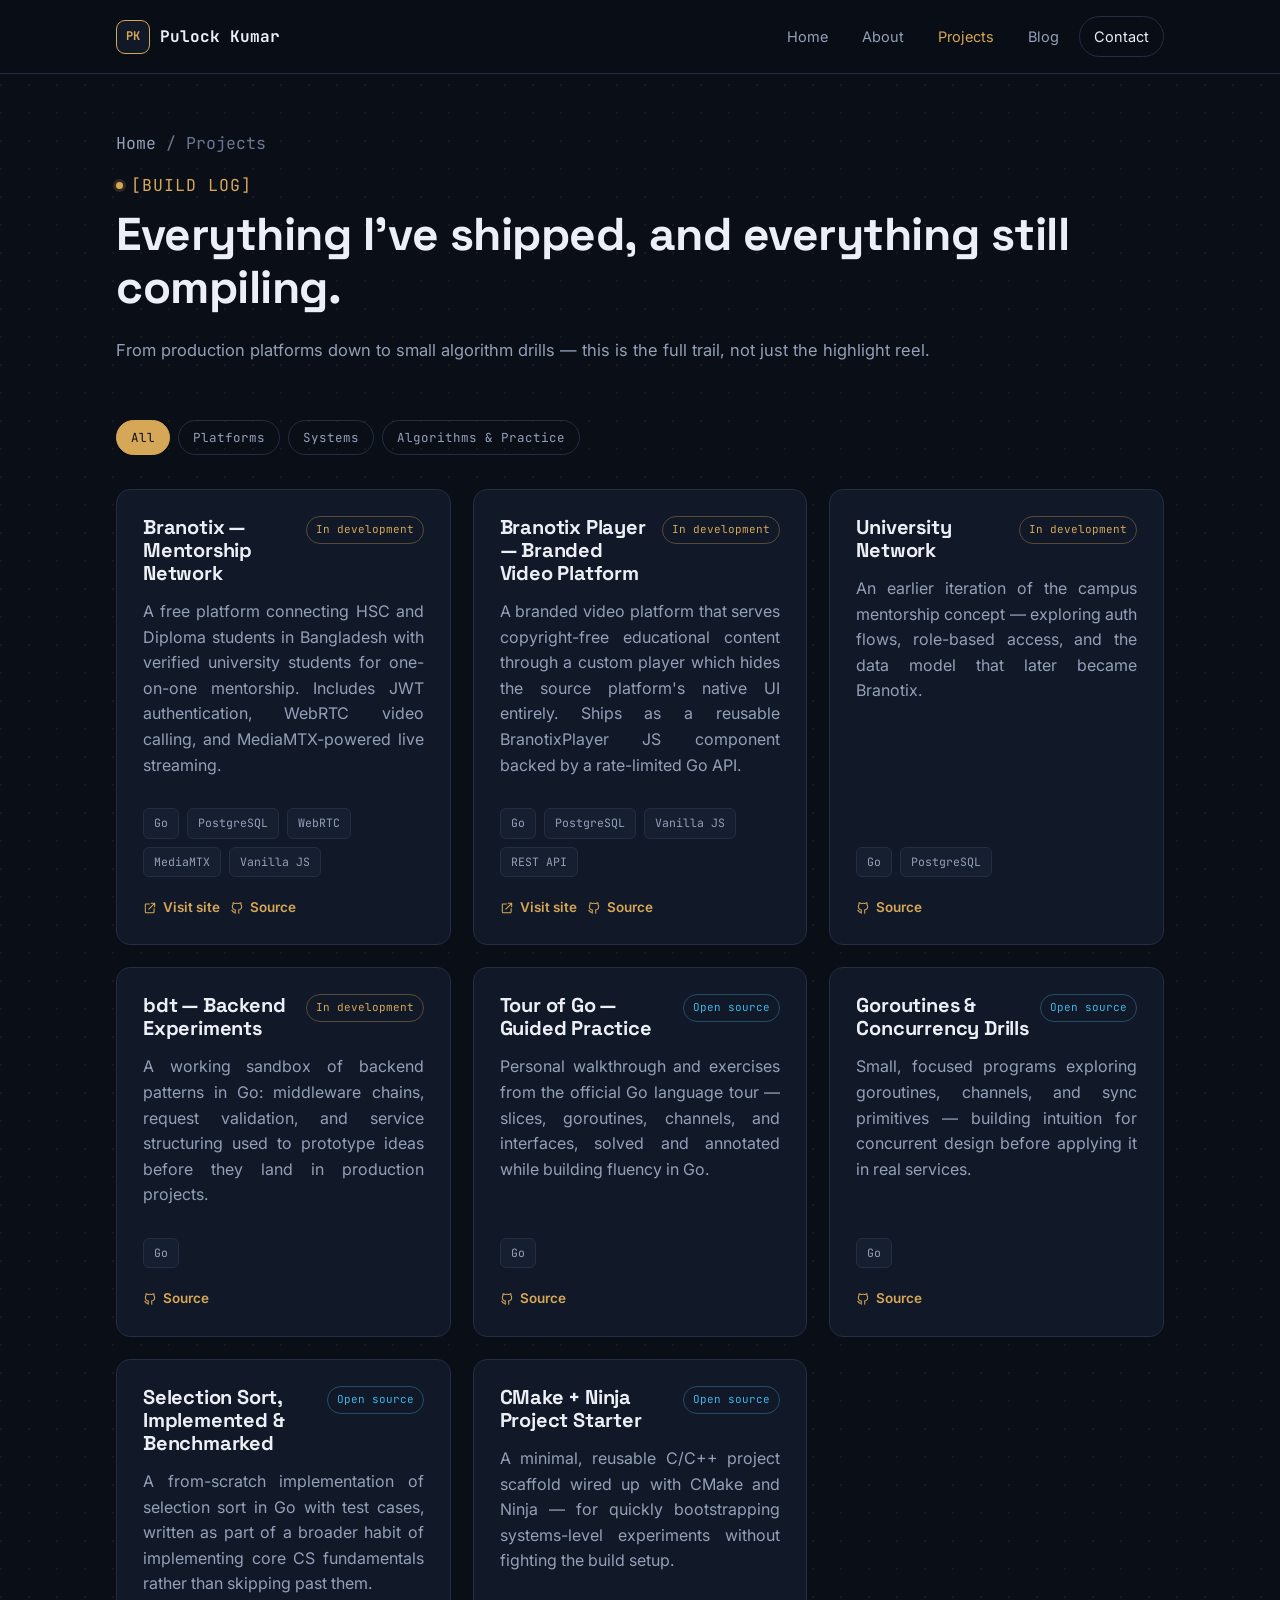
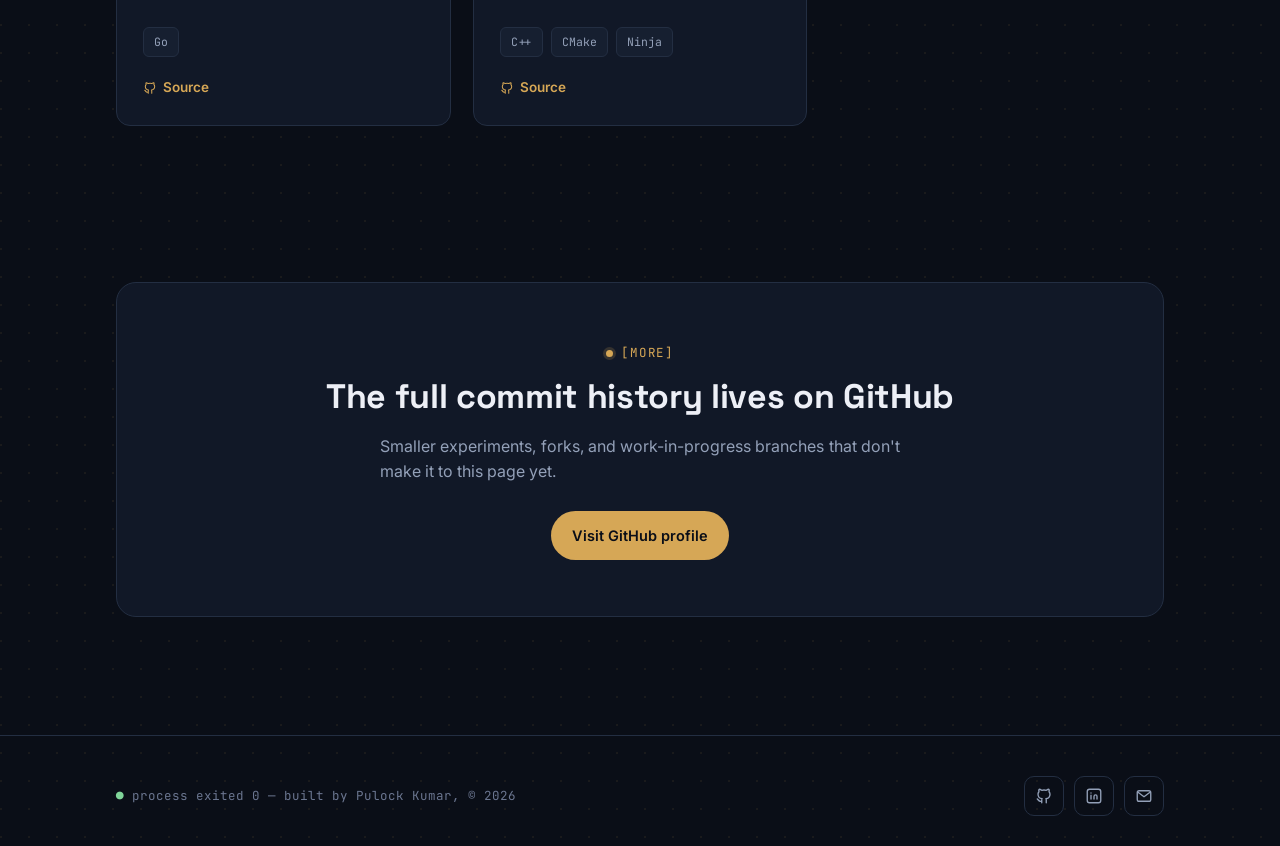
<file: projects.html>
<!DOCTYPE html>
<html lang="en">
<head>
<meta charset="UTF-8">
<meta name="viewport" content="width=device-width, initial-scale=1.0">
<title>Projects — Pulock Kumar</title>
<meta name="description" content="Projects by Pulock Kumar — Branotix mentorship platform, branded video platform, Go backend experiments, and algorithm practice, built with Go and PostgreSQL.">
<link rel="canonical" href="https://branotix.github.io/projects.html">

<meta property="og:type" content="website">
<meta property="og:title" content="Projects — Pulock Kumar">
<meta property="og:description" content="Branotix, backend experiments in Go, and algorithm practice — a look at what I've built.">
<meta property="og:image" content="https://branotix.github.io/images/og-cover.jpg">
<meta property="og:url" content="https://branotix.github.io/projects.html">

<link rel="icon" type="image/png" sizes="32x32" href="images/favicon-32.png">
<link rel="icon" type="image/png" sizes="192x192" href="images/favicon-192.png">
<link rel="apple-touch-icon" href="images/apple-touch-icon.png">
<link rel="manifest" href="site.webmanifest">
<meta name="theme-color" content="#0a0e17">

<link rel="preconnect" href="https://fonts.googleapis.com">
<link rel="preconnect" href="https://fonts.gstatic.com" crossorigin>
<link href="https://fonts.googleapis.com/css2?family=Space+Grotesk:wght@500;600;700&family=Inter:wght@400;500;600;700&family=JetBrains+Mono:wght@400;500;700&display=swap" rel="stylesheet">
<link rel="stylesheet" href="css/style.css">
</head>
<body>

<header class="site-header">
  <nav class="nav">
    <a href="index.html" class="brand"><span class="badge">PK</span>Pulock Kumar</a>
    <button class="nav-toggle" aria-expanded="false" aria-label="Toggle menu">Menu</button>
    <ul class="nav-links">
      <li><a href="index.html">Home</a></li>
      <li><a href="about.html">About</a></li>
      <li><a href="projects.html" aria-current="page">Projects</a></li>
      <li><a href="blog.html">Blog</a></li>
      <li><a href="contact.html" class="nav-cta">Contact</a></li>
    </ul>
  </nav>
</header>

<main>
  <section class="page-hero">
    <div class="container">
      <p class="breadcrumb"><a href="index.html">Home</a> / Projects</p>
      <p class="eyebrow">[BUILD LOG]</p>
      <h1>Everything I've shipped, and everything still compiling.</h1>
      <p>From production platforms down to small algorithm drills — this is the full trail, not just the highlight reel.</p>
    </div>
  </section>

  <section style="padding-top: 20px;">
    <div class="container">
      <div class="filter-row" id="filters">
        <button class="filter-btn active" data-filter="all">All</button>
        <button class="filter-btn" data-filter="platform">Platforms</button>
        <button class="filter-btn" data-filter="systems">Systems</button>
        <button class="filter-btn" data-filter="algorithms">Algorithms &amp; Practice</button>
      </div>
      <div class="grid-3" id="project-grid"></div>
    </div>
  </section>

  <section>
    <div class="container">
      <div class="cta-band" data-reveal>
        <p class="eyebrow" style="justify-content:center;">[MORE]</p>
        <h2>The full commit history lives on GitHub</h2>
        <p style="max-width:52ch;margin:12px auto 26px;">Smaller experiments, forks, and work-in-progress branches that don't make it to this page yet.</p>
        <a class="btn btn-primary" href="https://github.com/branotix" target="_blank" rel="noopener">Visit GitHub profile</a>
      </div>
    </div>
  </section>
</main>

<footer>
  <div class="container">
    <div class="footer-grid">
      <div class="footer-log"><span class="ok">●</span> process exited 0 — built by Pulock Kumar, © <span data-year></span></div>
      <div class="footer-socials">
        <a class="icon-link" href="https://github.com/branotix" target="_blank" rel="noopener" aria-label="GitHub"></a>
        <a class="icon-link" href="https://www.linkedin.com/in/branotix" target="_blank" rel="noopener" aria-label="LinkedIn"></a>
        <a class="icon-link" href="contact.html" aria-label="Contact"></a>
      </div>
    </div>
  </div>
</footer>

<script src="js/icons.js"></script>
<script src="js/projects-data.js"></script>
<script src="js/main.js"></script>
<script>
  document.querySelectorAll(".icon-link[aria-label='GitHub']").forEach(e => e.innerHTML = ICONS.github);
  document.querySelectorAll(".icon-link[aria-label='LinkedIn']").forEach(e => e.innerHTML = ICONS.linkedin);
  document.querySelectorAll(".icon-link[aria-label='Contact']").forEach(e => e.innerHTML = ICONS.mail);

  const statusLabel = { live: "Live", dev: "In development", oss: "Open source" };
  const grid = document.getElementById("project-grid");

  function renderProjects(filter) {
    grid.innerHTML = "";
    const list = filter === "all" ? PROJECTS : PROJECTS.filter(p => p.tag === filter);
    if (!list.length) {
      grid.innerHTML = `<div class="empty-state" style="grid-column:1/-1;">// no projects tagged "${filter}" yet</div>`;
      return;
    }
    list.forEach(p => {
      const links = [];
      if (p.links.live) links.push(`<a href="${p.links.live}" target="_blank" rel="noopener">${ICONS.external} Visit site</a>`);
      if (p.links.github) links.push(`<a href="${p.links.github}" target="_blank" rel="noopener">${ICONS.github} Source</a>`);
      const el = document.createElement("div");
      el.className = "proj-card";
      el.innerHTML = `
        <div class="top-row">
          <h3>${p.title}</h3>
          <span class="proj-status ${p.status}">${statusLabel[p.status]}</span>
        </div>
        <p>${p.summary}</p>
        <div class="tag-row">${p.stack.map(s => `<span class="tag">${s}</span>`).join("")}</div>
        <div class="proj-links">${links.join("")}</div>
      `;
      grid.appendChild(el);
    });
  }

  document.getElementById("filters").addEventListener("click", (e) => {
    const btn = e.target.closest(".filter-btn");
    if (!btn) return;
    document.querySelectorAll(".filter-btn").forEach(b => b.classList.remove("active"));
    btn.classList.add("active");
    renderProjects(btn.dataset.filter);
  });

  renderProjects("all");
</script>
</body>
</html>
</file>
<file: css/style.css>
/* ==========================================================================
   Pulock Kumar — Portfolio
   Design system: "build log" — deep navy + brass gold + signal cyan,
   Space Grotesk / Inter / JetBrains Mono
   ========================================================================== */

:root {
  /* Color */
  --ink: #0a0e17;
  --surface: #111827;
  --surface-2: #161f30;
  --line: #232e42;
  --paper: #edeff6;
  --muted: #93a0b8;
  --muted-2: #6b7690;
  --gold: #d6a756;
  --gold-dim: #8a713d;
  --signal: #3fb6e9;
  --danger: #e2665a;

  /* Type */
  --f-display: "Space Grotesk", "Segoe UI", sans-serif;
  --f-body: "Inter", "Segoe UI", sans-serif;
  --f-mono: "JetBrains Mono", ui-monospace, monospace;

  /* Layout */
  --maxw: 1160px;
  --pad: clamp(20px, 5vw, 56px);
  --radius: 14px;
  --radius-sm: 8px;

  color-scheme: dark;
}

* { box-sizing: border-box; }

html {
  scroll-behavior: smooth;
}

@media (prefers-reduced-motion: reduce) {
  html { scroll-behavior: auto; }
  *, *::before, *::after {
    animation-duration: 0.001ms !important;
    animation-iteration-count: 1 !important;
    transition-duration: 0.001ms !important;
    scroll-behavior: auto !important;
  }
}

body {
  margin: 0;
  background: var(--ink);
  color: var(--paper);
  font-family: var(--f-body);
  font-size: 16px;
  line-height: 1.6;
  -webkit-font-smoothing: antialiased;
  background-image:
    radial-gradient(circle at 1px 1px, rgba(214,167,86,0.08) 1px, transparent 1px);
  background-size: 28px 28px;
}

img { max-width: 100%; display: block; }

a { color: inherit; text-decoration: none; }

h1, h2, h3, h4 {
  font-family: var(--f-display);
  font-weight: 700;
  line-height: 1.15;
  margin: 0 0 0.5em;
  letter-spacing: -0.01em;
}

p { margin: 0 0 1em; color: var(--muted);text-align: justify; }

ul, ol { color: var(--muted); }

::selection { background: var(--gold); color: var(--ink); }

:focus-visible {
  outline: 2px solid var(--signal);
  outline-offset: 3px;
  border-radius: 4px;
}

.container {
  max-width: var(--maxw);
  margin: 0 auto;
  padding: 0 var(--pad);
}

/* ---------- eyebrow / log tags ---------- */
.eyebrow {
  display: inline-flex;
  align-items: center;
  gap: 8px;
  font-family: var(--f-mono);
  font-size: 12.5px;
  letter-spacing: 0.06em;
  color: var(--gold);
  text-transform: uppercase;
  margin-bottom: 14px;
}
.eyebrow::before {
  content: "";
  width: 7px;
  height: 7px;
  border-radius: 50%;
  background: var(--gold);
  box-shadow: 0 0 0 3px rgba(214,167,86,0.18);
}
.eyebrow.signal { color: var(--signal); }
.eyebrow.signal::before { background: var(--signal); box-shadow: 0 0 0 3px rgba(63,182,233,0.18); }

/* ---------- header / nav ---------- */
.site-header {
  position: sticky;
  top: 0;
  z-index: 50;
  background: rgba(10,14,23,0.86);
  backdrop-filter: blur(10px);
  border-bottom: 1px solid var(--line);
}
.nav {
  display: flex;
  align-items: center;
  justify-content: space-between;
  padding: 16px var(--pad);
  max-width: var(--maxw);
  margin: 0 auto;
}
.brand {
  display: flex;
  align-items: center;
  gap: 10px;
  font-family: var(--f-mono);
  font-weight: 700;
  font-size: 16px;
  color: var(--paper);
}
.brand .badge {
  width: 34px;
  height: 34px;
  border-radius: 9px;
  border: 1.5px solid var(--gold);
  display: flex;
  align-items: center;
  justify-content: center;
  font-family: var(--f-mono);
  font-size: 12px;
  color: var(--gold);
  background: var(--surface);
}
.nav-links {
  display: flex;
  align-items: center;
  gap: 6px;
  list-style: none;
  margin: 0;
  padding: 0;
}
.nav-links a {
  display: inline-block;
  padding: 8px 14px;
  border-radius: 999px;
  font-size: 14.5px;
  color: var(--muted);
  transition: color .15s ease, background .15s ease;
}
.nav-links a:hover { color: var(--paper); background: var(--surface); }
.nav-links a[aria-current="page"] { color: var(--gold); }
.nav-cta {
  border: 1px solid var(--line);
  color: var(--paper) !important;
}
.nav-cta:hover { border-color: var(--gold); }

.nav-toggle {
  display: none;
  background: none;
  border: 1px solid var(--line);
  border-radius: 8px;
  padding: 8px 10px;
  color: var(--paper);
  cursor: pointer;
}

@media (max-width: 860px) {
  .nav-toggle { display: inline-flex; align-items: center; gap: 8px; font-family: var(--f-mono); font-size: 13px; }
  .nav-links {
    position: absolute;
    top: 100%;
    left: 0;
    right: 0;
    flex-direction: column;
    align-items: stretch;
    background: var(--surface);
    border-bottom: 1px solid var(--line);
    padding: 10px var(--pad) 18px;
    gap: 2px;
    display: none;
  }
  .nav-links.open { display: flex; }
  .nav-links a { padding: 12px 14px; }
}

/* ---------- buttons ---------- */
.btn {
  display: inline-flex;
  align-items: center;
  gap: 8px;
  font-family: var(--f-body);
  font-weight: 600;
  font-size: 14.5px;
  padding: 12px 20px;
  border-radius: 999px;
  border: 1px solid transparent;
  cursor: pointer;
  transition: transform .15s ease, background .15s ease, border-color .15s ease, color .15s ease;
}
.btn:hover { transform: translateY(-1px); }
.btn-primary { background: var(--gold); color: var(--ink); }
.btn-primary:hover { background: #e3b768; }
.btn-outline { border-color: var(--line); color: var(--paper); }
.btn-outline:hover { border-color: var(--gold); color: var(--gold); }
.btn svg { width: 16px; height: 16px; }

/* ---------- hero ---------- */
.hero {
  padding: 76px 0 60px;
}
.hero-grid {
  display: grid;
  grid-template-columns: 1.15fr 0.85fr;
  gap: 48px;
  align-items: center;
}
@media (max-width: 900px) {
  .hero-grid { grid-template-columns: 1fr; }
}
.hero h1 {
  font-size: clamp(34px, 5.2vw, 58px);
  margin-bottom: 18px;
}
.hero h1 .accent { color: var(--gold); }
.hero-lede {
  font-size: 17.5px;
  max-width: 52ch;
  color: var(--muted);
}
.hero-actions {
  display: flex;
  gap: 12px;
  margin-top: 28px;
  flex-wrap: wrap;
}
.hero-socials {
  display: flex;
  gap: 10px;
  margin-top: 26px;
}
.icon-link {
  width: 40px;
  height: 40px;
  border-radius: 10px;
  border: 1px solid var(--line);
  display: flex;
  align-items: center;
  justify-content: center;
  color: var(--muted);
  transition: color .15s ease, border-color .15s ease;
}
.icon-link:hover { color: var(--gold); border-color: var(--gold); }
.icon-link svg { width: 18px; height: 18px; }

/* terminal card */
.terminal {
  background: var(--surface);
  border: 1px solid var(--line);
  border-radius: var(--radius);
  overflow: hidden;
  box-shadow: 0 30px 60px -30px rgba(0,0,0,0.6);
}
.terminal-bar {
  display: flex;
  align-items: center;
  gap: 8px;
  padding: 12px 16px;
  background: var(--surface-2);
  border-bottom: 1px solid var(--line);
}
.terminal-bar span {
  width: 10px; height: 10px; border-radius: 50%;
  background: var(--line);
}
.terminal-bar .t-title {
  margin-left: 8px;
  font-family: var(--f-mono);
  font-size: 12px;
  color: var(--muted-2);
}
.terminal-body {
  padding: 20px 18px;
  font-family: var(--f-mono);
  font-size: 13.5px;
  line-height: 1.9;
  min-height: 220px;
}
.terminal-body .prompt { color: var(--signal); }
.terminal-body .comment { color: var(--muted-2); }
.terminal-body .out { color: var(--paper); }
.terminal-body .ok { color: #7fd499; }
.terminal-body .gold { color: var(--gold); }
.caret {
  display: inline-block;
  width: 8px; height: 16px;
  background: var(--gold);
  vertical-align: text-bottom;
  animation: blink 1s steps(1) infinite;
}
@keyframes blink { 50% { opacity: 0; } }

/* ---------- stat strip ---------- */
.stat-strip {
  border-top: 1px solid var(--line);
  border-bottom: 1px solid var(--line);
  padding: 26px 0;
}
.stat-strip .container {
  display: grid;
  grid-template-columns: repeat(4, 1fr);
  gap: 20px;
}
@media (max-width: 720px) {
  .stat-strip .container { grid-template-columns: repeat(2, 1fr); }
}
.stat {
  text-align: left;
}
.stat .num {
  font-family: var(--f-mono);
  font-size: clamp(22px, 3vw, 30px);
  color: var(--gold);
  font-weight: 700;
}
.stat .label {
  font-size: 13px;
  color: var(--muted-2);
  margin-top: 4px;
}

/* ---------- sections ---------- */
section { padding: 78px 0; }
.section-head {
  display: flex;
  justify-content: space-between;
  align-items: flex-end;
  gap: 20px;
  margin-bottom: 40px;
  flex-wrap: wrap;
}
.section-head h2 { font-size: clamp(26px, 3.4vw, 36px); margin: 0; }
.section-head p { max-width: 46ch; margin: 8px 0 0; }

/* ---------- cards / grid ---------- */
.grid-3 { display: grid; grid-template-columns: repeat(3, 1fr); gap: 22px; }
.grid-2 { display: grid; grid-template-columns: repeat(2, 1fr); gap: 22px; }
@media (max-width: 900px) { .grid-3 { grid-template-columns: 1fr; } .grid-2 { grid-template-columns: 1fr; } }

.card {
  background: var(--surface);
  border: 1px solid var(--line);
  border-radius: var(--radius);
  padding: 26px;
  transition: border-color .15s ease, transform .15s ease;
}
.card:hover { border-color: var(--gold-dim); transform: translateY(-2px); }

.icon-tile {
  width: 42px; height: 42px;
  border-radius: 10px;
  background: var(--surface-2);
  border: 1px solid var(--line);
  display: flex; align-items: center; justify-content: center;
  color: var(--gold);
  margin-bottom: 16px;
}
.icon-tile svg { width: 20px; height: 20px; }

/* project cards */
.proj-card {
  background: var(--surface);
  border: 1px solid var(--line);
  border-radius: var(--radius);
  padding: 26px;
  display: flex;
  flex-direction: column;
  gap: 14px;
  height: 100%;
}
.proj-card .top-row {
  display: flex;
  justify-content: space-between;
  align-items: flex-start;
  gap: 10px;
}
.proj-card h3 { margin: 0; font-size: 20px; }
.proj-status {
  font-family: var(--f-mono);
  font-size: 11px;
  padding: 4px 9px;
  border-radius: 999px;
  border: 1px solid var(--line);
  color: var(--muted);
  white-space: nowrap;
}
.proj-status.live { color: #7fd499; border-color: rgba(127,212,153,0.35); }
.proj-status.dev { color: var(--gold); border-color: rgba(214,167,86,0.35); }
.proj-status.oss { color: var(--signal); border-color: rgba(63,182,233,0.35); }
.tag-row { display: flex; flex-wrap: wrap; gap: 8px; margin-top: auto; }
.tag {
  font-family: var(--f-mono);
  font-size: 11.5px;
  padding: 5px 10px;
  border-radius: 6px;
  background: var(--surface-2);
  border: 1px solid var(--line);
  color: var(--muted);
}
.proj-links { display: flex; gap: 10px; margin-top: 6px; }
.proj-links a {
  font-size: 13.5px;
  font-weight: 600;
  color: var(--gold);
  display: inline-flex;
  align-items: center;
  gap: 6px;
}
.proj-links a svg { width: 14px; height: 14px; }
.proj-links .disabled { color: var(--muted-2); cursor: default; }

/* skills */
.skill-row {
  display: flex;
  justify-content: space-between;
  align-items: center;
  font-family: var(--f-mono);
  font-size: 13px;
  margin-bottom: 8px;
  color: var(--muted);
}
.skill-track {
  height: 6px;
  background: var(--surface-2);
  border-radius: 999px;
  overflow: hidden;
  border: 1px solid var(--line);
}
.skill-fill {
  height: 100%;
  background: linear-gradient(90deg, var(--gold), var(--signal));
  border-radius: 999px;
}
.skill-block { margin-bottom: 20px; }

/* timeline */
.timeline {
  border-left: 1px solid var(--line);
  padding-left: 28px;
  display: flex;
  flex-direction: column;
  gap: 34px;
}
.tl-item { position: relative; }
.tl-item::before {
  content: "";
  position: absolute;
  left: -33.5px;
  top: 4px;
  width: 11px; height: 11px;
  border-radius: 50%;
  background: var(--ink);
  border: 2px solid var(--gold);
}
.tl-date {
  font-family: var(--f-mono);
  font-size: 12.5px;
  color: var(--gold);
  margin-bottom: 6px;
  display: block;
}
.tl-item h3 { font-size: 18px; margin-bottom: 6px; }

/* blog cards */
.post-card {
  background: var(--surface);
  border: 1px solid var(--line);
  border-radius: var(--radius);
  overflow: hidden;
  display: flex;
  flex-direction: column;
}
.post-card img { width: 100%; height: 190px; object-fit: cover; }
.post-body { padding: 22px; display: flex; flex-direction: column; gap: 10px; flex: 1; }
.post-date { font-family: var(--f-mono); font-size: 12px; color: var(--muted-2); }
.post-body h3 { font-size: 19px; margin: 0; }
.post-read {
  margin-top: auto;
  font-size: 13.5px;
  font-weight: 600;
  color: var(--gold);
  display: inline-flex;
  align-items: center;
  gap: 6px;
}
.post-read svg { width: 14px; height: 14px; flex-shrink: 0; }

/* about layout */
.about-hero {
  display: grid;
  grid-template-columns: 320px 1fr;
  gap: 48px;
  align-items: start;
}
@media (max-width: 860px) {
  .about-hero {
    display: flex;              /* grid এর বদলে flex */
    flex-direction: column;     /* উপরে image, নিচে text */
    gap: 24px;
  }
  .about-photo img {
    width: 100%;
    height: auto;               /* auto height */
    object-fit: cover;
  }
}

.about-photo {
  border-radius: var(--radius);
  overflow: hidden;
  border: 1px solid var(--line);
}
.about-photo img { width: 100%; height: 100%; object-fit: cover; }
.fact-list { list-style: none; margin: 24px 0 0; padding: 0; display: flex; flex-direction: column; gap: 12px; }
.fact-list li {
  display: flex;
  gap: 12px;
  font-size: 14.5px;
  color: var(--muted);
  border-top: 1px solid var(--line);
  padding-top: 12px;
}
.fact-list b { color: var(--paper); min-width: 120px; font-weight: 600; font-family: var(--f-mono); font-size: 13px; }

/* contact */
.contact-grid {
  display: grid;
  grid-template-columns: 1fr 1fr;
  gap: 48px;
}
@media (max-width: 860px) { .contact-grid { grid-template-columns: 1fr; } }
.field { margin-bottom: 18px; }
.field label {
  display: block;
  font-family: var(--f-mono);
  font-size: 12.5px;
  color: var(--muted);
  margin-bottom: 8px;
  text-transform: uppercase;
  letter-spacing: 0.04em;
}
.field input, .field textarea {
  width: 100%;
  background: var(--surface);
  border: 1px solid var(--line);
  border-radius: var(--radius-sm);
  padding: 13px 14px;
  color: var(--paper);
  font-family: var(--f-body);
  font-size: 15px;
  transition: border-color .15s ease;
}
.field input:focus, .field textarea:focus {
  outline: none;
  border-color: var(--gold);
}
.field textarea { resize: vertical; min-height: 130px; }
.contact-info-card {
  background: var(--surface);
  border: 1px solid var(--line);
  border-radius: var(--radius);
  padding: 30px;
}
.contact-info-row {
  display: flex;
  align-items: center;
  gap: 14px;
  padding: 14px 0;
  border-bottom: 1px solid var(--line);
}
.contact-info-row:last-child { border-bottom: none; }
.contact-info-row .icon-tile { margin-bottom: 0; flex-shrink: 0; }
#form-result { font-family: var(--f-mono); font-size: 13.5px; margin-top: 10px; min-height: 20px; }
#form-result.ok { color: #7fd499; }
#form-result.err { color: var(--danger); }

/* CTA band */
.cta-band {
  background: var(--surface);
  border: 1px solid var(--line);
  border-radius: 20px;
  padding: 56px var(--pad);
  text-align: center;
}
.cta-band h2 { font-size: clamp(24px, 3.6vw, 34px); }

/* footer */
footer {
  border-top: 1px solid var(--line);
  padding: 40px 0 30px;
  margin-top: 40px;
}
.footer-grid {
  display: flex;
  justify-content: space-between;
  align-items: center;
  flex-wrap: wrap;
  gap: 16px;
}
.footer-log {
  font-family: var(--f-mono);
  font-size: 12.5px;
  color: var(--muted-2);
}
.footer-log .ok { color: #7fd499; }
.footer-socials { display: flex; gap: 10px; }

/* page hero (inner pages) */
.page-hero { padding: 56px 0 20px; }
.page-hero .eyebrow { margin-bottom: 10px; }
.page-hero h1 { font-size: clamp(30px, 4.4vw, 46px); }
.page-hero p {  font-size: 16.5px; }
/* max-width: 60ch; */
.breadcrumb {
  font-family: var(--f-mono);
  font-size: 12.5px;
  color: var(--muted-2);
  margin-bottom: 14px;
}
.breadcrumb a { color: var(--muted); }
.breadcrumb a:hover { color: var(--gold); }

/* filters */
.filter-row {
  display: flex;
  gap: 8px;
  flex-wrap: wrap;
  margin-bottom: 34px;
}
.filter-btn {
  font-family: var(--f-mono);
  font-size: 12.5px;
  padding: 8px 14px;
  border-radius: 999px;
  border: 1px solid var(--line);
  background: transparent;
  color: var(--muted);
  cursor: pointer;
  transition: all .15s ease;
}
.filter-btn:hover { color: var(--paper); }
.filter-btn.active { color: var(--ink); background: var(--gold); border-color: var(--gold); }

/* post detail */
.post-narrow {
  max-width: 760px;
  margin: 0 auto;
}
.post-hero-img {
  width: 100%;
  max-height: 420px;
  object-fit: cover;
  border-radius: var(--radius);
  border: 1px solid var(--line);
  margin: 26px 0 34px;
}
.post-content { font-size: 17px; line-height: 1.85; }
.post-content p { color: var(--paper); opacity: 0.92; margin-bottom: 1.3em; }

/* misc utility */
.text-center { text-align: center; }
.mt-0 { margin-top: 0; }
.divider { border: none; border-top: 1px solid var(--line); margin: 60px 0; }
.badge-pill {
  display: inline-flex;
  align-items: center;
  gap: 6px;
  font-family: var(--f-mono);
  font-size: 12px;
  color: var(--muted);
  border: 1px solid var(--line);
  padding: 6px 12px;
  border-radius: 999px;
  white-space: nowrap;
  width: fit-content;
}
.badge-pill svg { width: 13px; height: 13px; flex-shrink: 0; }

/* global safety net: any inline SVG icon not otherwise sized should
   never balloon to its intrinsic size */
svg { max-width: 100%; }
.empty-state {
  border: 1px dashed var(--line);
  border-radius: var(--radius);
  padding: 50px 20px;
  text-align: center;
  color: var(--muted);
  font-family: var(--f-mono);
  font-size: 14px;
}
</file>
